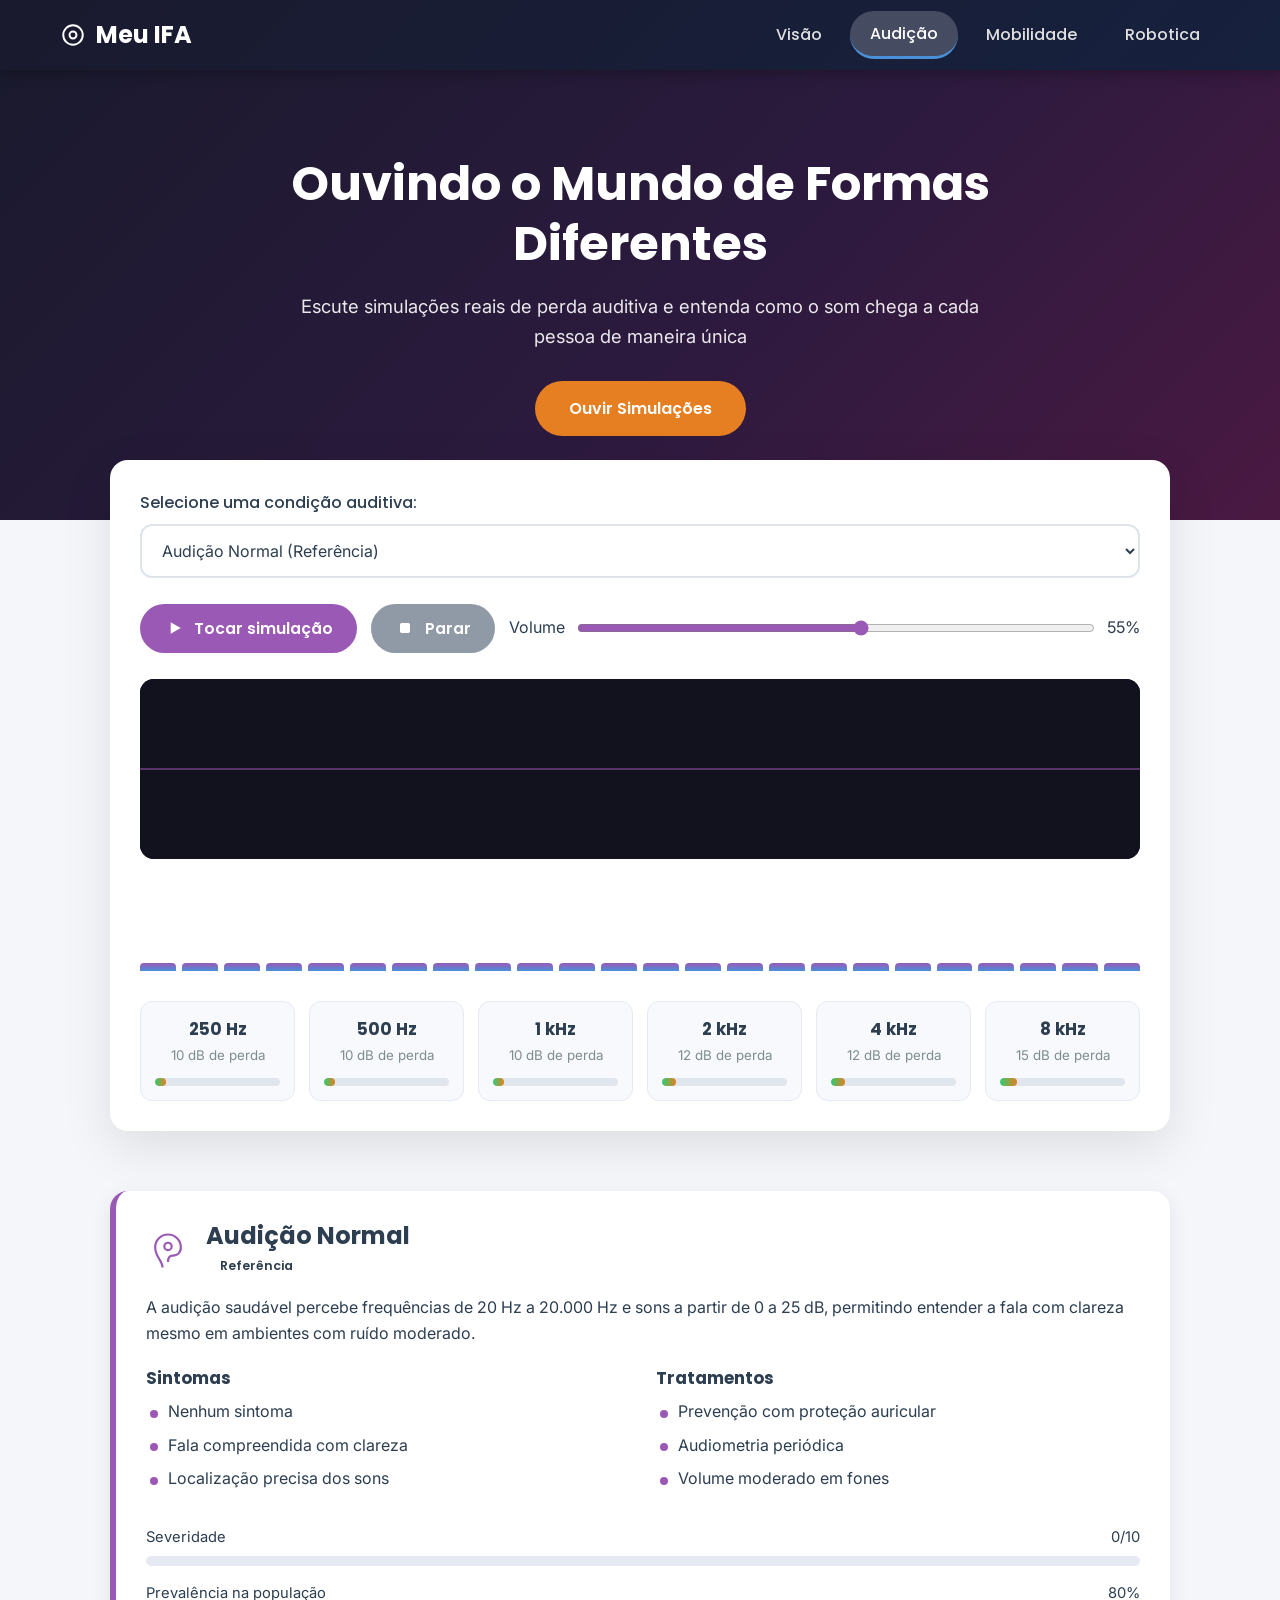
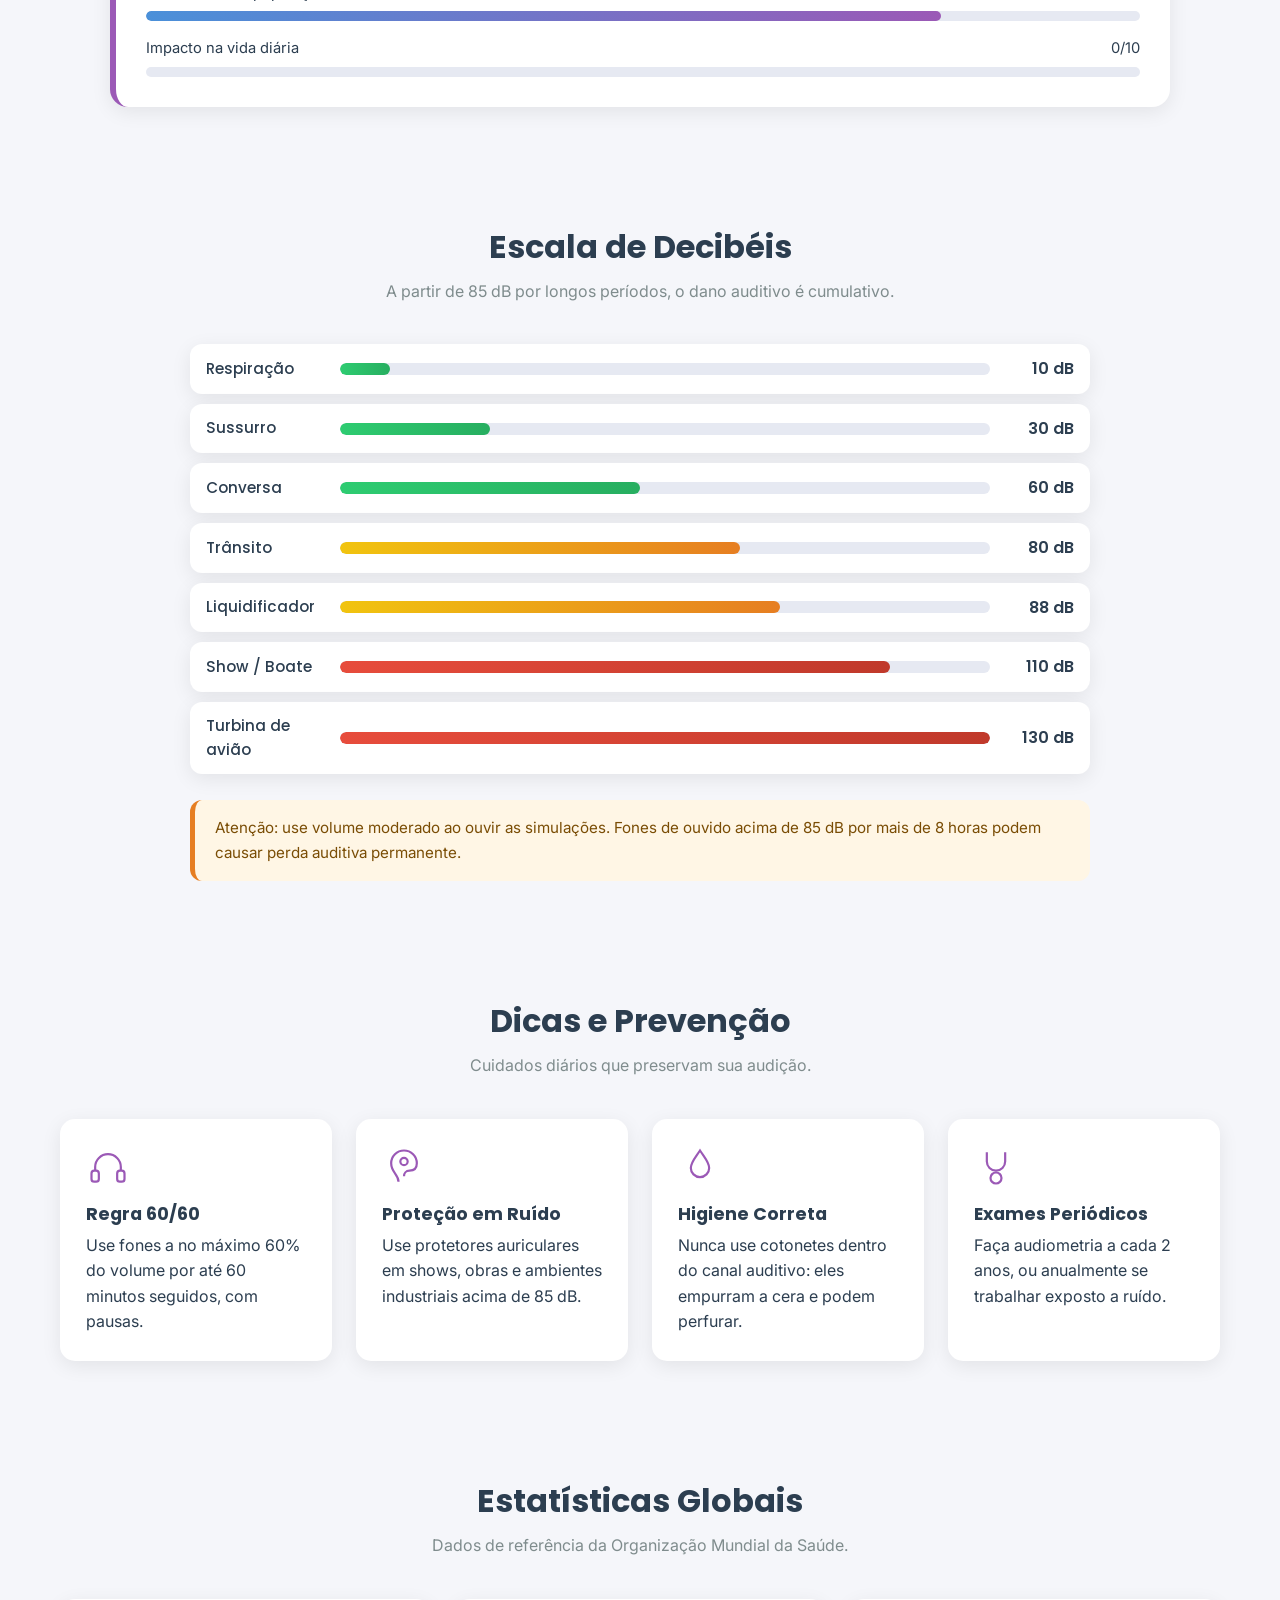
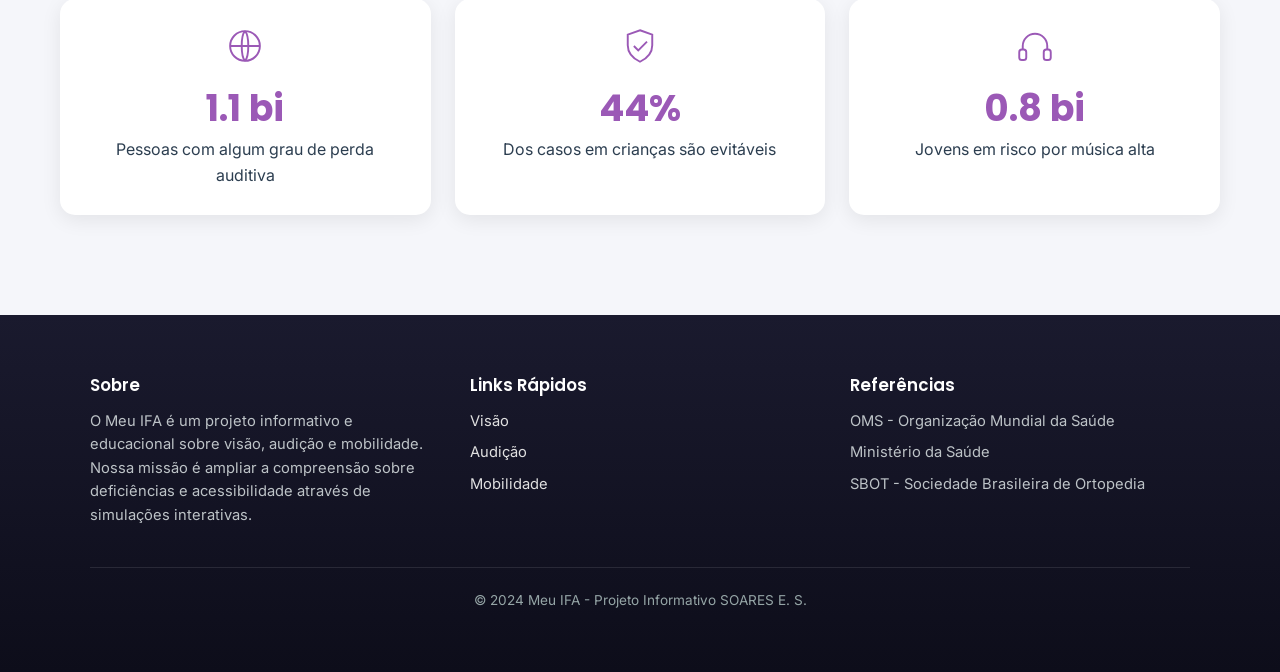
<file: audicao.html>
<!DOCTYPE html>
<html lang="pt-BR">
  <head>
    <meta charset="UTF-8" />
    <meta name="viewport" content="width=device-width, initial-scale=1.0" />
    <title>Audição | Meu IFA</title>
    <link rel="icon" type="image/png" href="img.png">
    <meta
      name="description"
      content="Simule perda auditiva leve, moderada, severa, zumbido e presbiacusia com áudio em tempo real, veja audiogramas, escala de decibéis e prevenção."
    />
    <link rel="preconnect" href="https://fonts.googleapis.com" />
    <link rel="preconnect" href="https://fonts.gstatic.com" crossorigin />
    <link
      href="https://fonts.googleapis.com/css2?family=Poppins:wght@300;400;500;600;700&family=Inter:wght@400;500&display=swap"
      rel="stylesheet"
    />
    <link rel="stylesheet" href="css/estilo.css" />
    <link rel="stylesheet" href="css/audicao.css" />
  </head>
  <body>
    <!-- ================= HEADER FIXO ================= -->
    <header class="site-header">
      <div class="header-inner">
        <a class="logo" href="index.html">
          <svg viewBox="0 0 24 24" fill="none" stroke="currentColor" stroke-width="1.8" aria-hidden="true">
            <circle cx="12" cy="12" r="9" />
            <circle cx="12" cy="12" r="3.2" />
          </svg>
          Meu IFA
        </a>
        <button class="btn-menu" type="button" aria-label="Abrir menu de navegação" aria-expanded="false">
          <span></span><span></span><span></span>
        </button>
        <nav class="nav-principal" aria-label="Navegação principal">
          <ul class="nav-list">
            <li><a href="visao.html">Visão</a></li>
            <li><a href="audicao.html">Audição</a></li>
            <li><a href="mobilidade.html">Mobilidade</a></li><li><a href="robotica.html">Robotica</a></li>          </ul>
        </nav>
      </div>
    </header>

    <main>
      <!-- ================= HERO ================= -->
      <section class="hero hero-audicao">
        <h1>Ouvindo o Mundo de Formas Diferentes</h1>
        <p>
          Escute simulações reais de perda auditiva e entenda como o som chega a cada pessoa de
          maneira única
        </p>
        <button class="btn-cta" type="button" data-scroll="#simulador">Ouvir Simulações</button>
      </section>

      <!-- ================= SIMULADOR DE ÁUDIO ================= -->
      <section class="simulador-audio" id="simulador" aria-labelledby="titulo-simulador">
        <h2 id="titulo-simulador" class="sr-only">Simulador de condições auditivas</h2>

        <div class="painel-audio">
          <div class="campo-dropdown">
            <label for="seletor-condicao">Selecione uma condição auditiva:</label>
            <select id="seletor-condicao">
              <option value="normal">Audição Normal (Referência)</option>
              <option value="leve">Perda Auditiva Leve (26-40 dB)</option>
              <option value="moderada">Perda Auditiva Moderada (41-60 dB)</option>
              <option value="severa">Perda Auditiva Severa (61-80 dB)</option>
              <option value="profunda">Perda Auditiva Profunda (81+ dB)</option>
              <option value="presbiacusia">Presbiacusia (perda por idade)</option>
              <option value="zumbido">Zumbido (Tinnitus)</option>
              <option value="conducao">Perda Condutiva (som abafado)</option>
            </select>
          </div>

          <div class="controles-audio">
            <button class="btn-audio" type="button" id="btn-tocar">
              <svg viewBox="0 0 24 24" fill="currentColor" aria-hidden="true">
                <path d="M8 5l12 7-12 7V5Z" />
              </svg>
              <span id="rotulo-tocar">Tocar simulação</span>
            </button>
            <button class="btn-audio secundario" type="button" id="btn-parar" disabled>
              <svg viewBox="0 0 24 24" fill="currentColor" aria-hidden="true">
                <rect x="6" y="6" width="12" height="12" rx="2" />
              </svg>
              <span>Parar</span>
            </button>
            <div class="campo-volume">
              <label for="volume">Volume</label>
              <input type="range" id="volume" min="0" max="100" value="55" />
              <span id="valor-volume">55%</span>
            </div>
          </div>

          <!-- Visualizador de onda em tempo real -->
          <div class="moldura-onda">
            <canvas id="onda" width="1000" height="180" aria-label="Visualização da onda sonora"></canvas>
          </div>

          <!-- Equalizador visual (barras CSS) -->
          <div class="equalizador" id="equalizador" aria-hidden="true"></div>

          <!-- Audiograma simplificado -->
          <div class="audiograma" id="audiograma"></div>
        </div>
      </section>

      <!-- ================= CARD INFORMATIVO ================= -->
      <section class="info-condicao" aria-live="polite">
        <div class="caixa">
          <div class="info-topo">
            <span class="info-icone" id="info-icone" aria-hidden="true"></span>
            <div>
              <h2 id="info-nome">Audição Normal</h2>
              <span class="badge" id="info-badge">Referência</span>
            </div>
          </div>

          <p id="info-descricao"></p>

          <div class="info-listas">
            <div>
              <h3>Sintomas</h3>
              <ul id="lista-sintomas"></ul>
            </div>
            <div>
              <h3>Tratamentos</h3>
              <ul id="lista-tratamentos"></ul>
            </div>
          </div>

          <div class="grid-barras">
            <div class="linha-barra">
              <div class="rotulo"><span>Severidade</span><span id="valor-severidade">0/10</span></div>
              <div class="trilha"><div class="preenchimento severidade" id="barra-severidade"></div></div>
            </div>
            <div class="linha-barra">
              <div class="rotulo"><span>Prevalência na população</span><span id="valor-prevalencia">0%</span></div>
              <div class="trilha"><div class="preenchimento prevalencia" id="barra-prevalencia"></div></div>
            </div>
            <div class="linha-barra">
              <div class="rotulo"><span>Impacto na vida diária</span><span id="valor-impacto">0/10</span></div>
              <div class="trilha"><div class="preenchimento impacto" id="barra-impacto"></div></div>
            </div>
          </div>
        </div>
      </section>

      <!-- ================= ESCALA DE DECIBÉIS ================= -->
      <section class="secao">
        <h2 class="secao-titulo">Escala de Decibéis</h2>
        <p class="secao-sub">A partir de 85 dB por longos períodos, o dano auditivo é cumulativo.</p>

        <div class="escala-db" id="escala-db"></div>

        <p class="aviso">
          Atenção: use volume moderado ao ouvir as simulações. Fones de ouvido acima de 85 dB por
          mais de 8 horas podem causar perda auditiva permanente.
        </p>
      </section>

      <!-- ================= DICAS E PREVENÇÃO ================= -->
      <section class="secao">
        <h2 class="secao-titulo">Dicas e Prevenção</h2>
        <p class="secao-sub">Cuidados diários que preservam sua audição.</p>

        <div class="grid-dicas">
          <article class="card dica reveal">
            <!-- Fone de ouvido -->
            <svg viewBox="0 0 48 48" fill="none" stroke="currentColor" stroke-width="2.4" aria-hidden="true">
              <path d="M10 28v-4a14 14 0 0 1 28 0v4" />
              <rect x="6" y="28" width="8" height="12" rx="3" />
              <rect x="34" y="28" width="8" height="12" rx="3" />
            </svg>
            <h3>Regra 60/60</h3>
            <p>Use fones a no máximo 60% do volume por até 60 minutos seguidos, com pausas.</p>
          </article>

          <article class="card dica reveal">
            <!-- Protetor auricular -->
            <svg viewBox="0 0 48 48" fill="none" stroke="currentColor" stroke-width="2.4" aria-hidden="true">
              <path d="M18 40c0-8-8-10-8-20a14 14 0 0 1 28 0c0 6-4 8-8 8s-6 3-6 6" />
              <circle cx="24" cy="18" r="4" />
            </svg>
            <h3>Proteção em Ruído</h3>
            <p>Use protetores auriculares em shows, obras e ambientes industriais acima de 85 dB.</p>
          </article>

          <article class="card dica reveal">
            <!-- Gota / higiene -->
            <svg viewBox="0 0 48 48" fill="none" stroke="currentColor" stroke-width="2.4" aria-hidden="true">
              <path d="M24 6c6 9 10 13 10 19a10 10 0 0 1-20 0c0-6 4-10 10-19Z" />
            </svg>
            <h3>Higiene Correta</h3>
            <p>Nunca use cotonetes dentro do canal auditivo: eles empurram a cera e podem perfurar.</p>
          </article>

          <article class="card dica reveal">
            <!-- Estetoscópio / exame -->
            <svg viewBox="0 0 48 48" fill="none" stroke="currentColor" stroke-width="2.4" aria-hidden="true">
              <path d="M14 8v10a10 10 0 0 0 20 0V8" />
              <circle cx="24" cy="36" r="6" />
            </svg>
            <h3>Exames Periódicos</h3>
            <p>Faça audiometria a cada 2 anos, ou anualmente se trabalhar exposto a ruído.</p>
          </article>
        </div>
      </section>

      <!-- ================= ESTATÍSTICAS GLOBAIS ================= -->
      <section class="secao">
        <h2 class="secao-titulo">Estatísticas Globais</h2>
        <p class="secao-sub">Dados de referência da Organização Mundial da Saúde.</p>

        <div class="grid-stats">
          <article class="card stat reveal">
            <svg viewBox="0 0 48 48" fill="none" stroke="currentColor" stroke-width="2.2" aria-hidden="true">
              <circle cx="24" cy="24" r="17" />
              <path d="M7 24h34M24 7c5 5 5 29 0 34M24 7c-5 5-5 29 0 34" />
            </svg>
            <div class="numero" data-contador="1.5" data-decimais="1" data-sufixo=" bi">0</div>
            <p>Pessoas com algum grau de perda auditiva</p>
          </article>

          <article class="card stat reveal">
            <svg viewBox="0 0 48 48" fill="none" stroke="currentColor" stroke-width="2.2" aria-hidden="true">
              <path d="M24 6l14 5v12c0 9-6 15-14 19-8-4-14-10-14-19V11l14-5Z" />
              <path d="M17 24l5 5 10-10" />
            </svg>
            <div class="numero" data-contador="60" data-decimais="0" data-sufixo="%">0</div>
            <p>Dos casos em crianças são evitáveis</p>
          </article>

          <article class="card stat reveal">
            <svg viewBox="0 0 48 48" fill="none" stroke="currentColor" stroke-width="2.2" aria-hidden="true">
              <path d="M10 28v-4a14 14 0 0 1 28 0v4" />
              <rect x="6" y="28" width="8" height="12" rx="3" />
              <rect x="34" y="28" width="8" height="12" rx="3" />
            </svg>
            <div class="numero" data-contador="1.1" data-decimais="1" data-sufixo=" bi">0</div>
            <p>Jovens em risco por música alta</p>
          </article>
        </div>
      </section>
    </main>

    <!-- ================= FOOTER ================= -->
    <footer class="site-footer">
      <div class="footer-grid">
        <div>
          <h3>Sobre</h3>
          <p>
            O Meu IFA é um projeto informativo e educacional sobre visão, audição e
            mobilidade. Nossa missão é ampliar a compreensão sobre deficiências e acessibilidade
            através de simulações interativas.
          </p>
        </div>
        <div>
          <h3>Links Rápidos</h3>
          <ul>
            <li><a href="visao.html">Visão</a></li>
            <li><a href="audicao.html">Audição</a></li>
            <li><a href="mobilidade.html">Mobilidade</a></li>
          </ul>
        </div>
        <div>
          <h3>Referências</h3>
          <ul>
            <li>OMS - Organização Mundial da Saúde</li>
            <li>Ministério da Saúde</li>
            <li>SBOT - Sociedade Brasileira de Ortopedia</li>
          </ul>
        </div>
      </div>
      <div class="footer-base">&copy; 2024 Meu IFA - Projeto Informativo SOARES E. S.</div>
    </footer>

    <button class="btn-topo" type="button" aria-label="Voltar ao topo">
      <svg viewBox="0 0 24 24" fill="none" stroke="currentColor" stroke-width="2.4" aria-hidden="true">
        <path d="M12 19V5M5 12l7-7 7 7" />
      </svg>
    </button>

    <script src="js/main.js"></script>
    <script src="js/audicao.js"></script>
  </body>
</html>
</file>
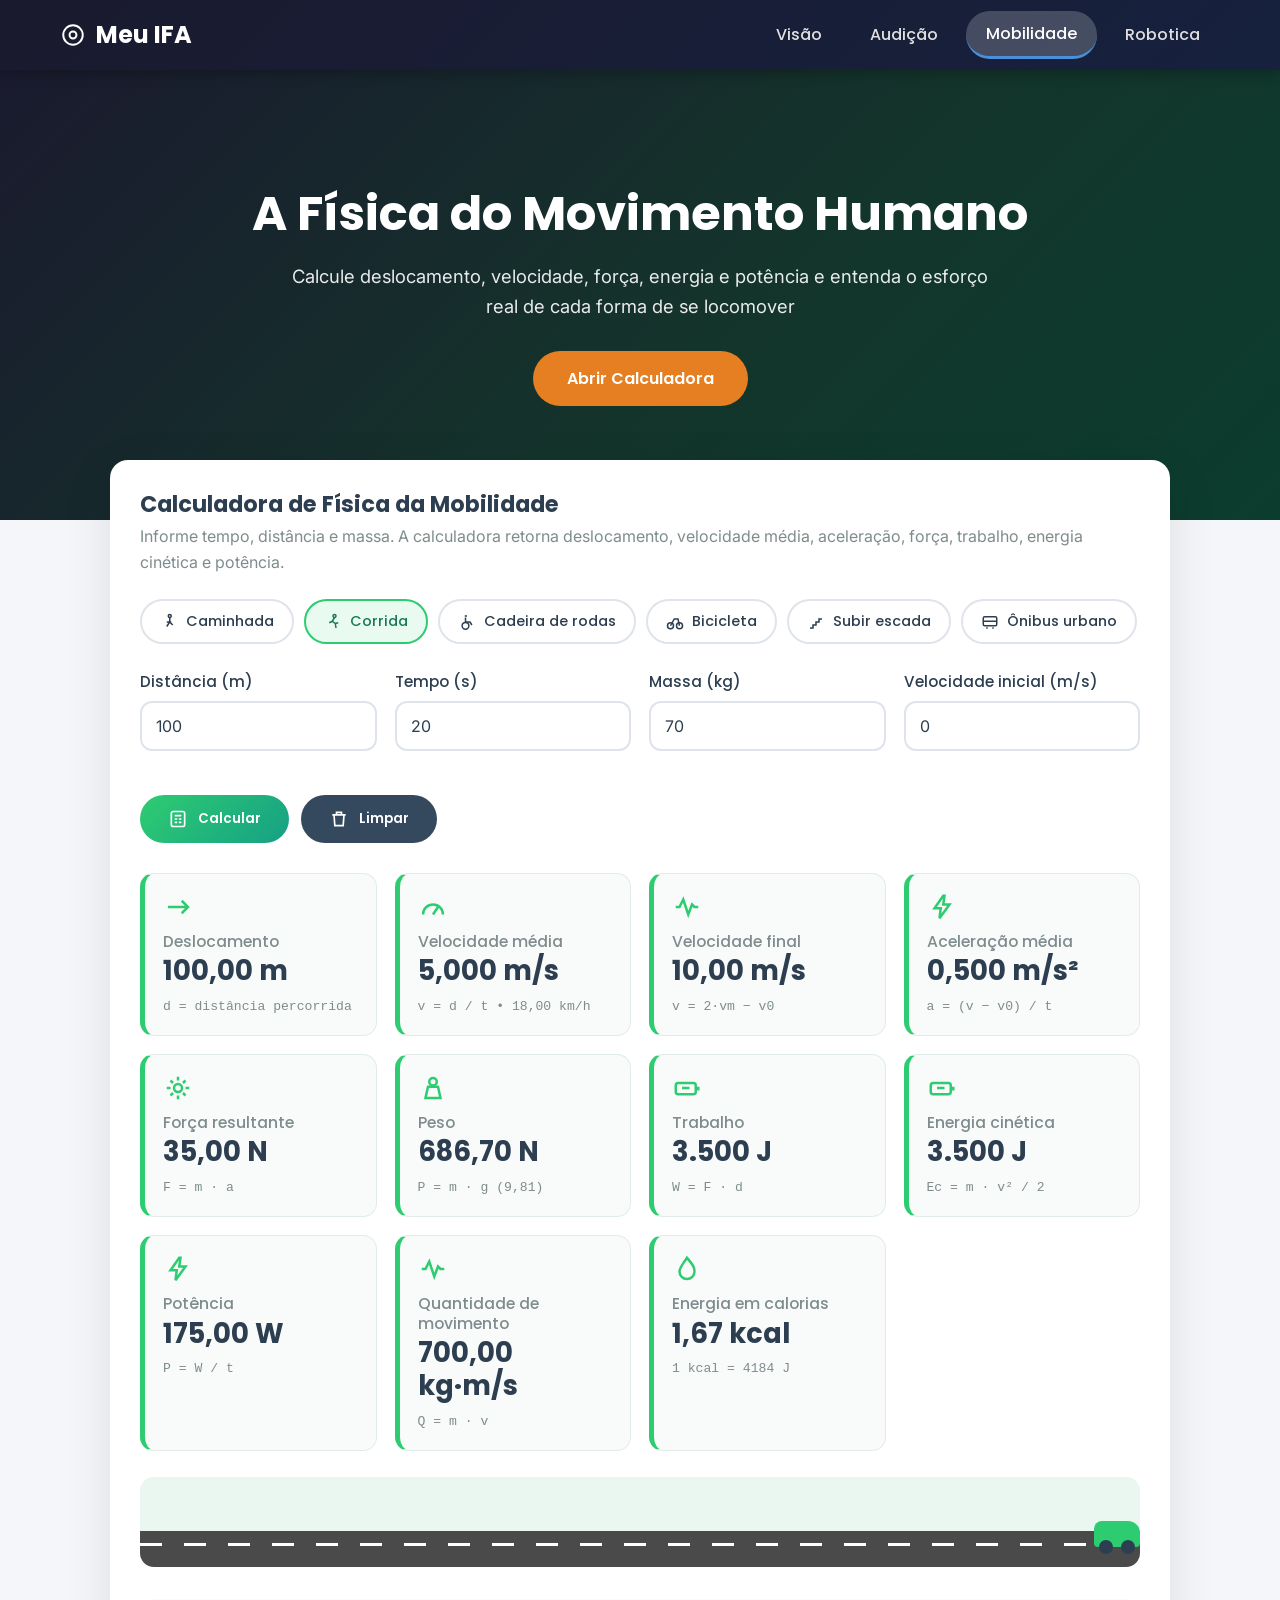
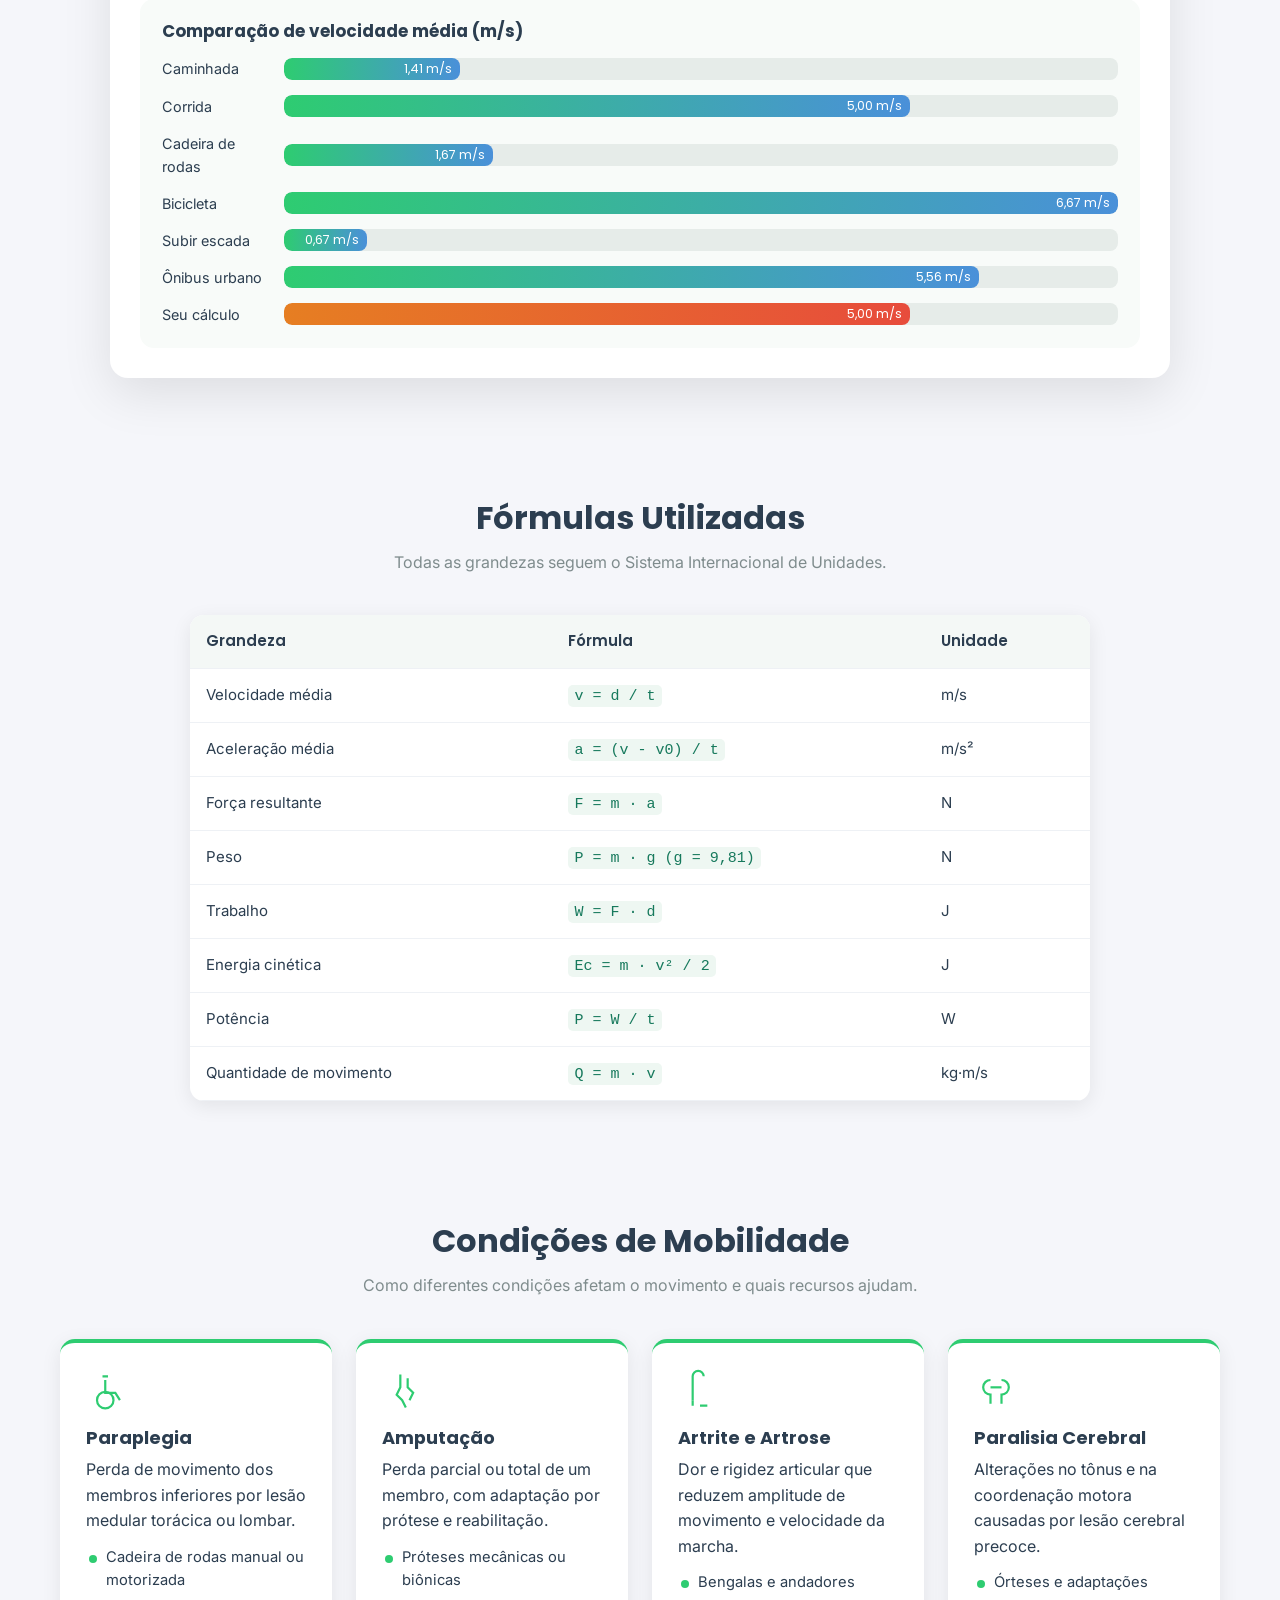
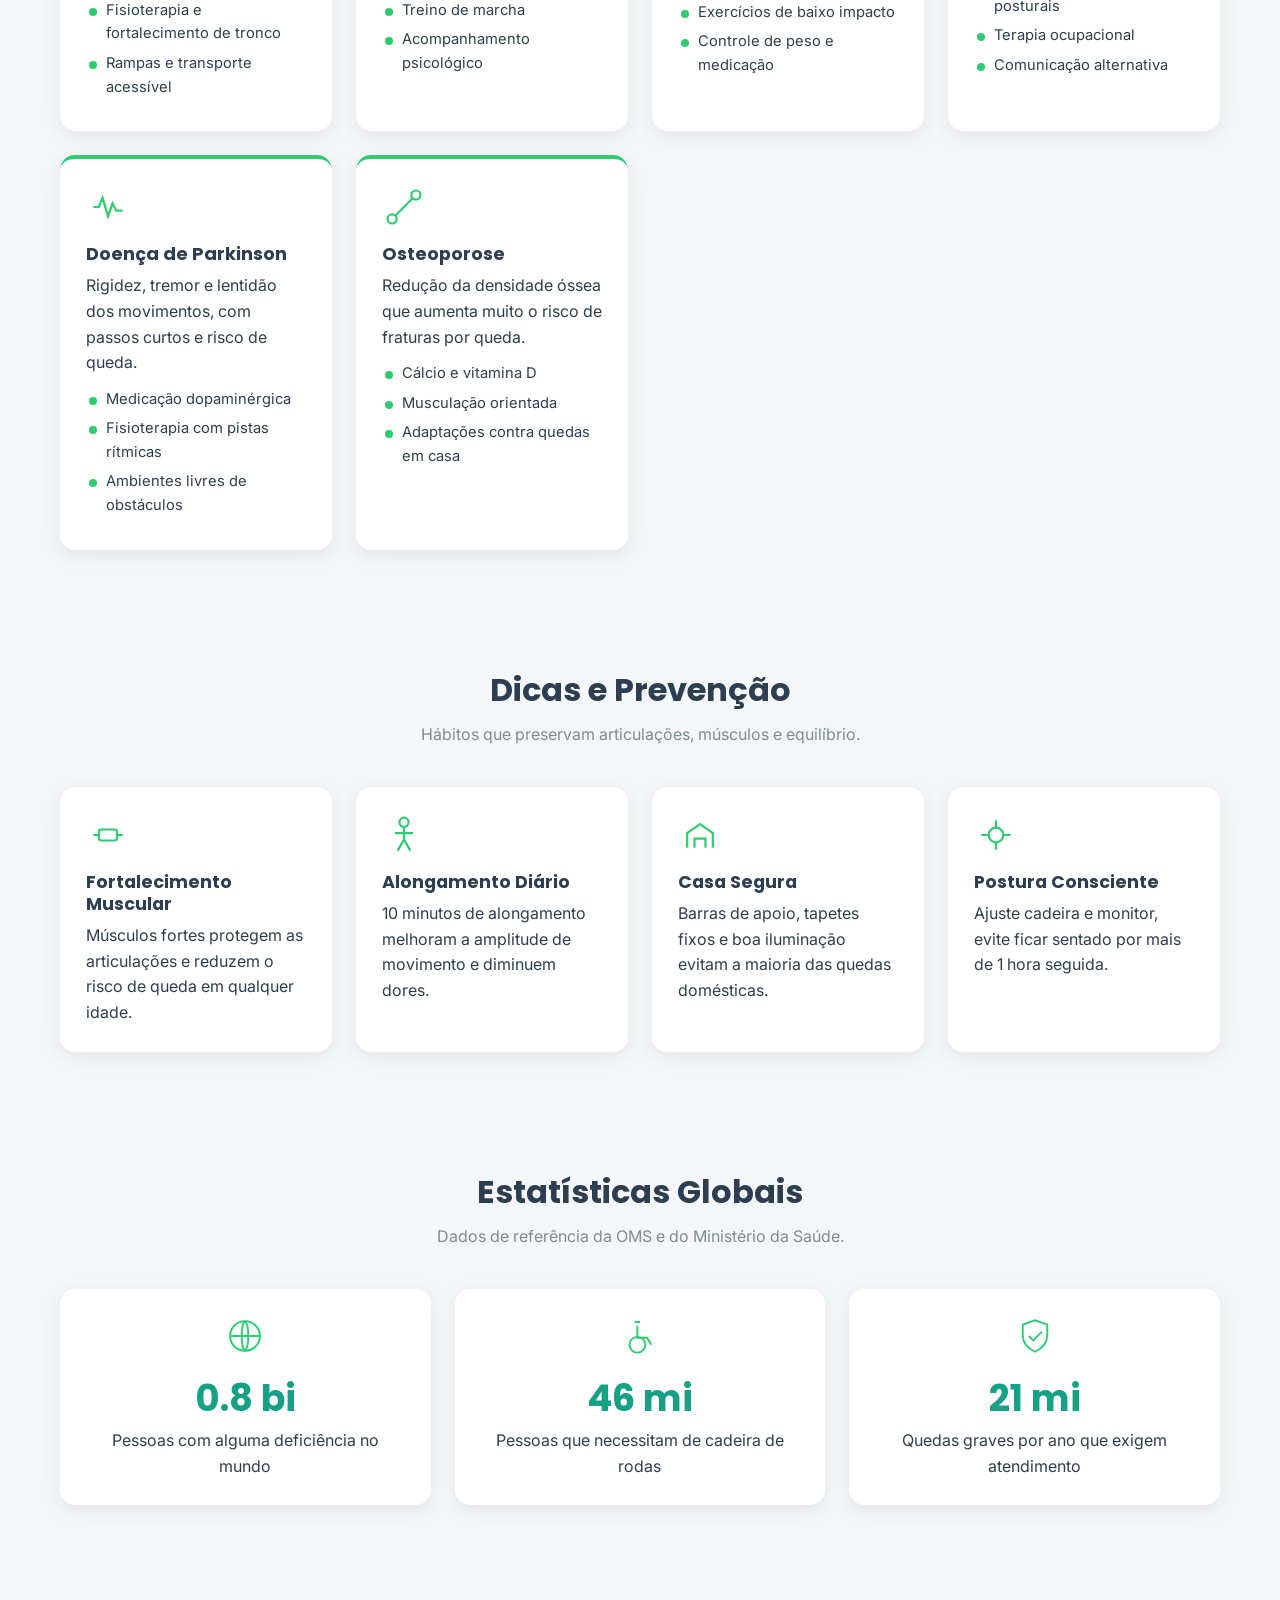
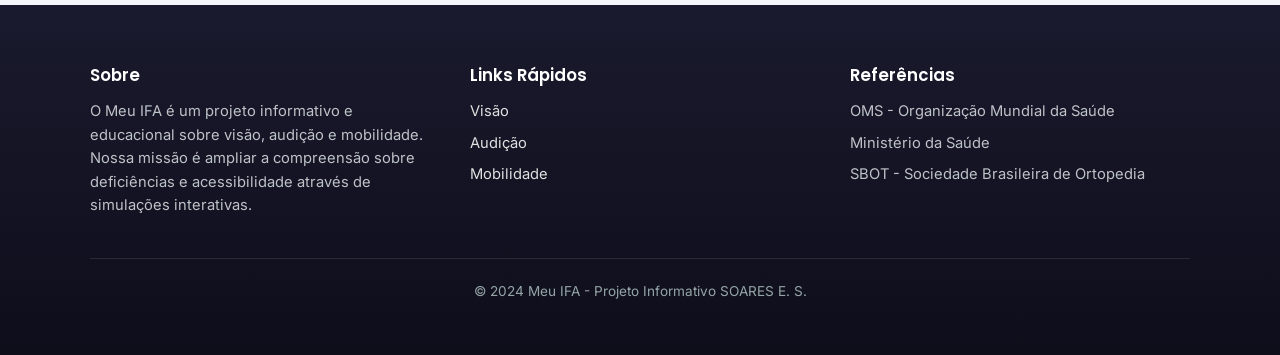
<file: mobilidade.html>
<!DOCTYPE html>
<html lang="pt-BR">
  <head>
    <meta charset="UTF-8" />
    <meta name="viewport" content="width=device-width, initial-scale=1.0" />
    <title>Mobilidade | Meu IFA</title>
    <link rel="icon" type="image/png" href="img.png">
    <meta
      name="description"
      content="Calculadora de física da mobilidade: deslocamento, velocidade, aceleração, força, energia e potência, com cenários pré-definidos e condições motoras."
    />
    <link rel="preconnect" href="https://fonts.googleapis.com" />
    <link rel="preconnect" href="https://fonts.gstatic.com" crossorigin />
    <link
      href="https://fonts.googleapis.com/css2?family=Poppins:wght@300;400;500;600;700&family=Inter:wght@400;500&display=swap"
      rel="stylesheet"
    />
    <link rel="stylesheet" href="css/estilo.css" />
    <link rel="stylesheet" href="css/mobilidade.css" />
  </head>
  <body>
    <!-- ================= HEADER FIXO ================= -->
    <header class="site-header">
      <div class="header-inner">
        <a class="logo" href="index.html">
          <svg viewBox="0 0 24 24" fill="none" stroke="currentColor" stroke-width="1.8" aria-hidden="true">
            <circle cx="12" cy="12" r="9" />
            <circle cx="12" cy="12" r="3.2" />
          </svg>
          Meu IFA
        </a>
        <button class="btn-menu" type="button" aria-label="Abrir menu de navegação" aria-expanded="false">
          <span></span><span></span><span></span>
        </button>
        <nav class="nav-principal" aria-label="Navegação principal">
          <ul class="nav-list">
            <li><a href="visao.html">Visão</a></li>
            <li><a href="audicao.html">Audição</a></li>
            <li><a href="mobilidade.html">Mobilidade</a></li>
            <li><a href="robotica.html">Robotica</a></li>
          </ul>
        </nav>
      </div>
    </header>

    <main>
      <!-- ================= HERO ================= -->
      <section class="hero hero-mobilidade">
        <h1>A Física do Movimento Humano</h1>
        <p>
          Calcule deslocamento, velocidade, força, energia e potência e entenda o esforço real de
          cada forma de se locomover
        </p>
        <button class="btn-cta" type="button" data-scroll="#calculadora">Abrir Calculadora</button>
      </section>

      <!-- ================= CALCULADORA DE FÍSICA ================= -->
      <section class="calculadora" id="calculadora">
        <div class="painel-calc">
          <h2>Calculadora de Física da Mobilidade</h2>
          <p class="sub">
            Informe tempo, distância e massa. A calculadora retorna deslocamento, velocidade média,
            aceleração, força, trabalho, energia cinética e potência.
          </p>

          <!-- Cenários pré-definidos -->
          <h3 class="sr-only">Cenários pré-definidos</h3>
          <div class="cenarios" id="cenarios"></div>

          <!-- Campos de entrada -->
          <form id="form-calc" novalidate>
            <div class="grid-campos">
              <div class="campo">
                <label for="distancia">Distância (m)</label>
                <input type="number" id="distancia" step="0.01" min="0" placeholder="Ex.: 100" />
                <span class="erro" id="erro-distancia"></span>
              </div>
              <div class="campo">
                <label for="tempo">Tempo (s)</label>
                <input type="number" id="tempo" step="0.01" min="0" placeholder="Ex.: 20" />
                <span class="erro" id="erro-tempo"></span>
              </div>
              <div class="campo">
                <label for="massa">Massa (kg)</label>
                <input type="number" id="massa" step="0.1" min="0" placeholder="Ex.: 70" />
                <span class="erro" id="erro-massa"></span>
              </div>
              <div class="campo">
                <label for="v-inicial">Velocidade inicial (m/s)</label>
                <input type="number" id="v-inicial" step="0.01" value="0" placeholder="Ex.: 0" />
                <span class="erro" id="erro-v-inicial"></span>
              </div>
            </div>

            <div class="acoes-calc">
              <button class="btn-calc" type="submit">
                <svg viewBox="0 0 24 24" fill="none" stroke="currentColor" stroke-width="2" aria-hidden="true">
                  <rect x="4" y="3" width="16" height="18" rx="2.5" />
                  <path d="M8 8h8M8 12h3M13 12h3M8 16h3M13 16h3" />
                </svg>
                Calcular
              </button>
              <button class="btn-calc limpar" type="button" id="btn-limpar">
                <svg viewBox="0 0 24 24" fill="none" stroke="currentColor" stroke-width="2" aria-hidden="true">
                  <path d="M4 7h16M9 7V4h6v3M6 7l1 13h10l1-13" />
                </svg>
                Limpar
              </button>
            </div>
          </form>

          <!-- Resultados -->
          <div class="resultados" id="resultados" aria-live="polite"></div>

          <!-- Animação do móvel -->
          <div class="pista" aria-hidden="true">
            <div class="faixa"></div>
            <div class="movel" id="movel"></div>
          </div>

          <!-- Gráfico comparativo -->
          <div class="grafico">
            <h3>Comparação de velocidade média (m/s)</h3>
            <div class="grafico-barras" id="grafico-barras"></div>
          </div>
        </div>
      </section>

      <!-- ================= FÓRMULAS UTILIZADAS ================= -->
      <section class="secao">
        <h2 class="secao-titulo">Fórmulas Utilizadas</h2>
        <p class="secao-sub">Todas as grandezas seguem o Sistema Internacional de Unidades.</p>

        <div class="tabela-formulas">
          <table>
            <caption class="sr-only">Fórmulas de cinemática e dinâmica usadas na calculadora</caption>
            <thead>
              <tr>
                <th scope="col">Grandeza</th>
                <th scope="col">Fórmula</th>
                <th scope="col">Unidade</th>
              </tr>
            </thead>
            <tbody>
              <tr><td>Velocidade média</td><td><code>v = d / t</code></td><td>m/s</td></tr>
              <tr><td>Aceleração média</td><td><code>a = (v - v0) / t</code></td><td>m/s²</td></tr>
              <tr><td>Força resultante</td><td><code>F = m · a</code></td><td>N</td></tr>
              <tr><td>Peso</td><td><code>P = m · g (g = 9,81)</code></td><td>N</td></tr>
              <tr><td>Trabalho</td><td><code>W = F · d</code></td><td>J</td></tr>
              <tr><td>Energia cinética</td><td><code>Ec = m · v² / 2</code></td><td>J</td></tr>
              <tr><td>Potência</td><td><code>P = W / t</code></td><td>W</td></tr>
              <tr><td>Quantidade de movimento</td><td><code>Q = m · v</code></td><td>kg·m/s</td></tr>
            </tbody>
          </table>
        </div>
      </section>

      <!-- ================= CONDIÇÕES DE MOBILIDADE ================= -->
      <section class="secao">
        <h2 class="secao-titulo">Condições de Mobilidade</h2>
        <p class="secao-sub">Como diferentes condições afetam o movimento e quais recursos ajudam.</p>

        <div class="grid-condicoes">
          <article class="card condicao reveal">
            <!-- Cadeira de rodas -->
            <svg viewBox="0 0 48 48" fill="none" stroke="currentColor" stroke-width="2.4" aria-hidden="true">
              <circle cx="21" cy="34" r="9" />
              <path d="M21 12v14h11l5 8M18 8h6" />
            </svg>
            <h3>Paraplegia</h3>
            <p>Perda de movimento dos membros inferiores por lesão medular torácica ou lombar.</p>
            <ul>
              <li>Cadeira de rodas manual ou motorizada</li>
              <li>Fisioterapia e fortalecimento de tronco</li>
              <li>Rampas e transporte acessível</li>
            </ul>
          </article>

          <article class="card condicao reveal">
            <!-- Prótese -->
            <svg viewBox="0 0 48 48" fill="none" stroke="currentColor" stroke-width="2.4" aria-hidden="true">
              <path d="M20 6v14l-4 8 6 6 4 8" />
              <path d="M28 10v10l6 6-4 8" />
            </svg>
            <h3>Amputação</h3>
            <p>Perda parcial ou total de um membro, com adaptação por prótese e reabilitação.</p>
            <ul>
              <li>Próteses mecânicas ou biônicas</li>
              <li>Treino de marcha</li>
              <li>Acompanhamento psicológico</li>
            </ul>
          </article>

          <article class="card condicao reveal">
            <!-- Bengala / apoio -->
            <svg viewBox="0 0 48 48" fill="none" stroke="currentColor" stroke-width="2.4" aria-hidden="true">
              <path d="M28 8a6 6 0 0 0-12 0v26" />
              <path d="M16 34v6M32 40h-8" />
            </svg>
            <h3>Artrite e Artrose</h3>
            <p>Dor e rigidez articular que reduzem amplitude de movimento e velocidade da marcha.</p>
            <ul>
              <li>Bengalas e andadores</li>
              <li>Exercícios de baixo impacto</li>
              <li>Controle de peso e medicação</li>
            </ul>
          </article>

          <article class="card condicao reveal">
            <!-- Cérebro / neurológico -->
            <svg viewBox="0 0 48 48" fill="none" stroke="currentColor" stroke-width="2.4" aria-hidden="true">
              <path d="M18 12a8 8 0 0 0 0 16v10M30 12a8 8 0 0 1 0 16v10" />
              <path d="M18 20h12" />
            </svg>
            <h3>Paralisia Cerebral</h3>
            <p>Alterações no tônus e na coordenação motora causadas por lesão cerebral precoce.</p>
            <ul>
              <li>Órteses e adaptações posturais</li>
              <li>Terapia ocupacional</li>
              <li>Comunicação alternativa</li>
            </ul>
          </article>

          <article class="card condicao reveal">
            <!-- Tremor / Parkinson -->
            <svg viewBox="0 0 48 48" fill="none" stroke="currentColor" stroke-width="2.4" aria-hidden="true">
              <path d="M8 24h6l4-10 6 20 5-14 4 8h7" />
            </svg>
            <h3>Doença de Parkinson</h3>
            <p>Rigidez, tremor e lentidão dos movimentos, com passos curtos e risco de queda.</p>
            <ul>
              <li>Medicação dopaminérgica</li>
              <li>Fisioterapia com pistas rítmicas</li>
              <li>Ambientes livres de obstáculos</li>
            </ul>
          </article>

          <article class="card condicao reveal">
            <!-- Osso / fratura -->
            <svg viewBox="0 0 48 48" fill="none" stroke="currentColor" stroke-width="2.4" aria-hidden="true">
              <path d="M14 34l20-20" />
              <circle cx="11" cy="37" r="5" />
              <circle cx="37" cy="11" r="5" />
            </svg>
            <h3>Osteoporose</h3>
            <p>Redução da densidade óssea que aumenta muito o risco de fraturas por queda.</p>
            <ul>
              <li>Cálcio e vitamina D</li>
              <li>Musculação orientada</li>
              <li>Adaptações contra quedas em casa</li>
            </ul>
          </article>
        </div>
      </section>

      <!-- ================= DICAS E PREVENÇÃO ================= -->
      <section class="secao">
        <h2 class="secao-titulo">Dicas e Prevenção</h2>
        <p class="secao-sub">Hábitos que preservam articulações, músculos e equilíbrio.</p>

        <div class="grid-dicas">
          <article class="card dica reveal">
            <svg viewBox="0 0 48 48" fill="none" stroke="currentColor" stroke-width="2.4" aria-hidden="true">
              <path d="M8 24h6M34 24h6" />
              <rect x="14" y="18" width="20" height="12" rx="3" />
            </svg>
            <h3>Fortalecimento Muscular</h3>
            <p>Músculos fortes protegem as articulações e reduzem o risco de queda em qualquer idade.</p>
          </article>

          <article class="card dica reveal">
            <svg viewBox="0 0 48 48" fill="none" stroke="currentColor" stroke-width="2.4" aria-hidden="true">
              <circle cx="24" cy="10" r="5" />
              <path d="M24 15v14l-7 12M24 29l7 12M14 22h20" />
            </svg>
            <h3>Alongamento Diário</h3>
            <p>10 minutos de alongamento melhoram a amplitude de movimento e diminuem dores.</p>
          </article>

          <article class="card dica reveal">
            <svg viewBox="0 0 48 48" fill="none" stroke="currentColor" stroke-width="2.4" aria-hidden="true">
              <path d="M10 38V22l14-10 14 10v16" />
              <path d="M18 38V28h12v10" />
            </svg>
            <h3>Casa Segura</h3>
            <p>Barras de apoio, tapetes fixos e boa iluminação evitam a maioria das quedas domésticas.</p>
          </article>

          <article class="card dica reveal">
            <svg viewBox="0 0 48 48" fill="none" stroke="currentColor" stroke-width="2.4" aria-hidden="true">
              <path d="M24 8v8M24 32v8M8 24h8M32 24h8" />
              <circle cx="24" cy="24" r="8" />
            </svg>
            <h3>Postura Consciente</h3>
            <p>Ajuste cadeira e monitor, evite ficar sentado por mais de 1 hora seguida.</p>
          </article>
        </div>
      </section>

      <!-- ================= ESTATÍSTICAS GLOBAIS ================= -->
      <section class="secao">
        <h2 class="secao-titulo">Estatísticas Globais</h2>
        <p class="secao-sub">Dados de referência da OMS e do Ministério da Saúde.</p>

        <div class="grid-stats">
          <article class="card stat reveal">
            <svg viewBox="0 0 48 48" fill="none" stroke="currentColor" stroke-width="2.2" aria-hidden="true">
              <circle cx="24" cy="24" r="17" />
              <path d="M7 24h34M24 7c5 5 5 29 0 34M24 7c-5 5-5 29 0 34" />
            </svg>
            <div class="numero" data-contador="1.3" data-decimais="1" data-sufixo=" bi">0</div>
            <p>Pessoas com alguma deficiência no mundo</p>
          </article>

          <article class="card stat reveal">
            <svg viewBox="0 0 48 48" fill="none" stroke="currentColor" stroke-width="2.2" aria-hidden="true">
              <circle cx="21" cy="34" r="9" />
              <path d="M21 12v14h11l5 8M18 8h6" />
            </svg>
            <div class="numero" data-contador="80" data-decimais="0" data-sufixo=" mi">0</div>
            <p>Pessoas que necessitam de cadeira de rodas</p>
          </article>

          <article class="card stat reveal">
            <svg viewBox="0 0 48 48" fill="none" stroke="currentColor" stroke-width="2.2" aria-hidden="true">
              <path d="M24 6l14 5v12c0 9-6 15-14 19-8-4-14-10-14-19V11l14-5Z" />
              <path d="M17 24l5 5 10-10" />
            </svg>
            <div class="numero" data-contador="37" data-decimais="0" data-sufixo=" mi">0</div>
            <p>Quedas graves por ano que exigem atendimento</p>
          </article>
        </div>
      </section>
    </main>

    <!-- ================= FOOTER ================= -->
    <footer class="site-footer">
      <div class="footer-grid">
        <div>
          <h3>Sobre</h3>
          <p>
            O Meu IFA é um projeto informativo e educacional sobre visão, audição e
            mobilidade. Nossa missão é ampliar a compreensão sobre deficiências e acessibilidade
            através de simulações interativas.
          </p>
        </div>
        <div>
          <h3>Links Rápidos</h3>
          <ul>
            <li><a href="visao.html">Visão</a></li>
            <li><a href="audicao.html">Audição</a></li>
            <li><a href="mobilidade.html">Mobilidade</a></li>
          </ul>
        </div>
        <div>
          <h3>Referências</h3>
          <ul>
            <li>OMS - Organização Mundial da Saúde</li>
            <li>Ministério da Saúde</li>
            <li>SBOT - Sociedade Brasileira de Ortopedia</li>
          </ul>
        </div>
      </div>
      <div class="footer-base">&copy; 2024 Meu IFA - Projeto Informativo SOARES E. S.</div>
    </footer>

    <button class="btn-topo" type="button" aria-label="Voltar ao topo">
      <svg viewBox="0 0 24 24" fill="none" stroke="currentColor" stroke-width="2.4" aria-hidden="true">
        <path d="M12 19V5M5 12l7-7 7 7" />
      </svg>
    </button>

    <script src="js/main.js"></script>
    <script src="js/mobilidade.js"></script>
  </body>
</html>
</file>
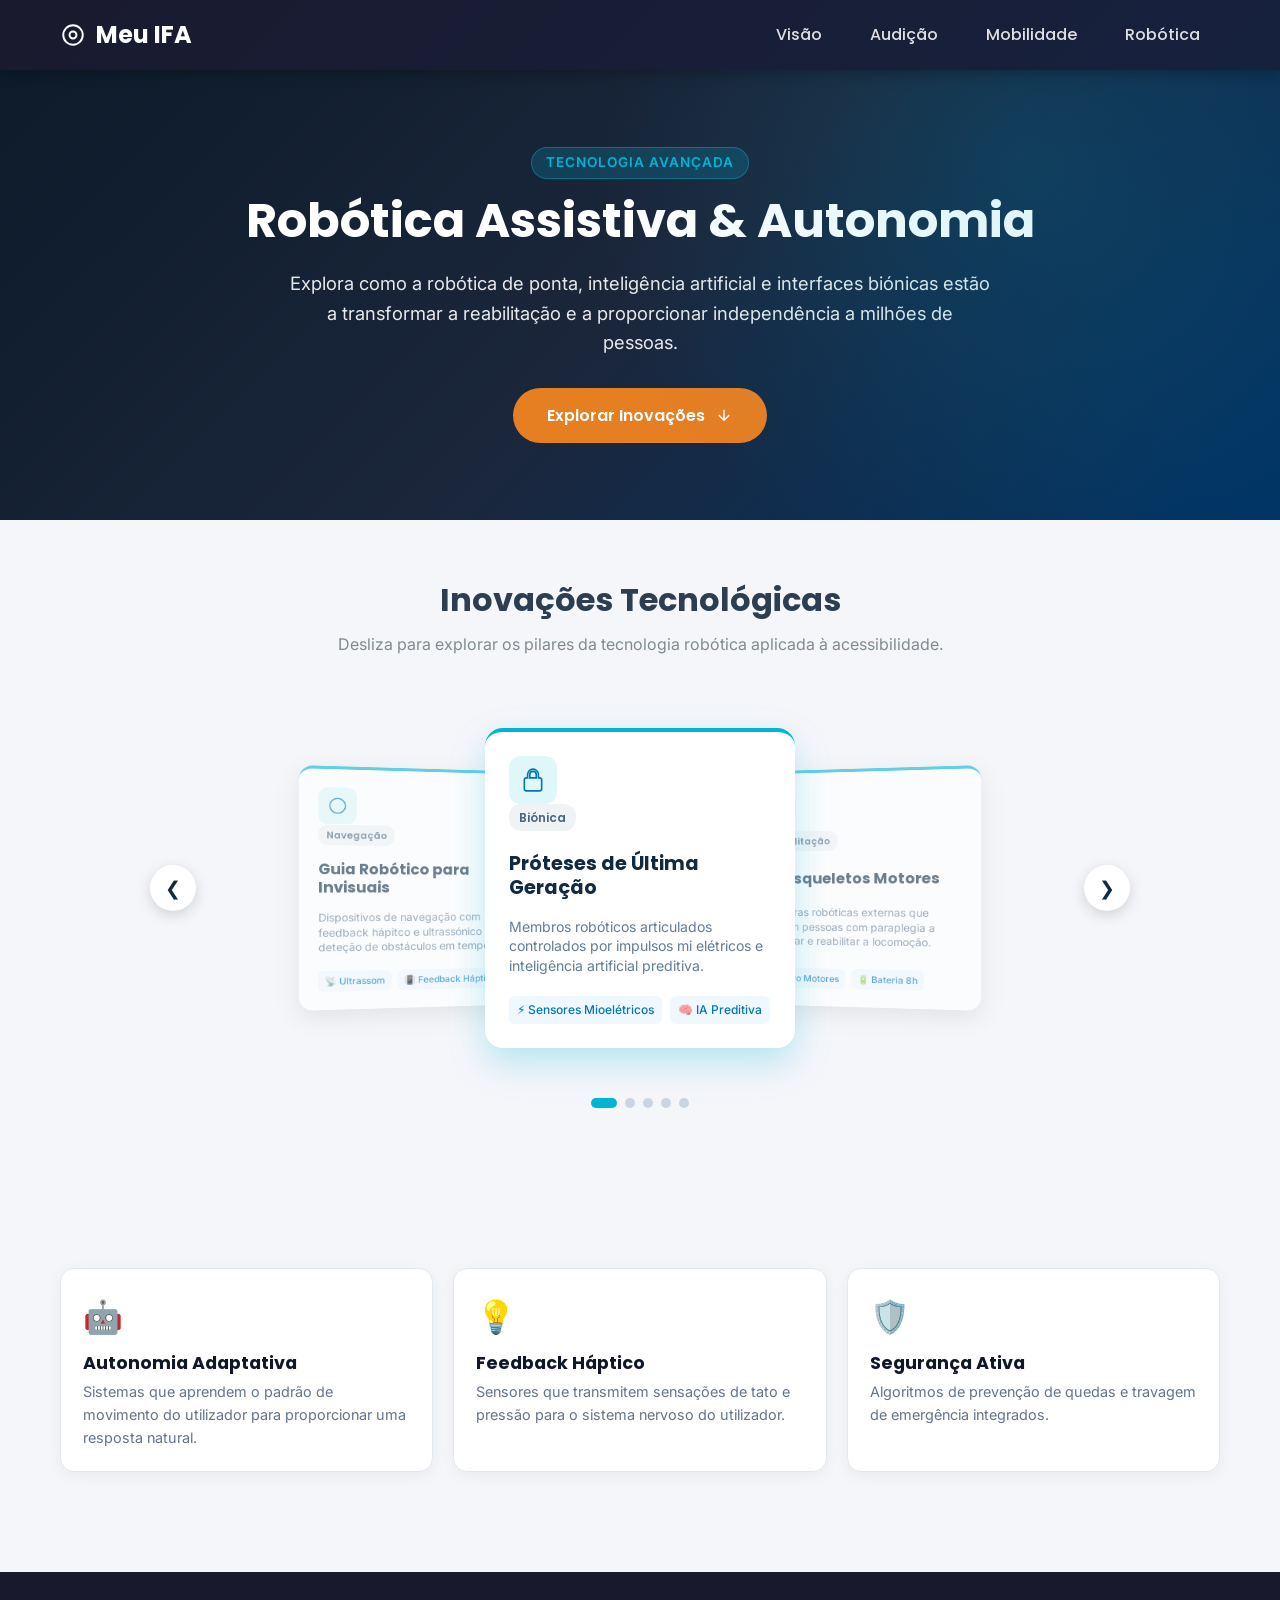
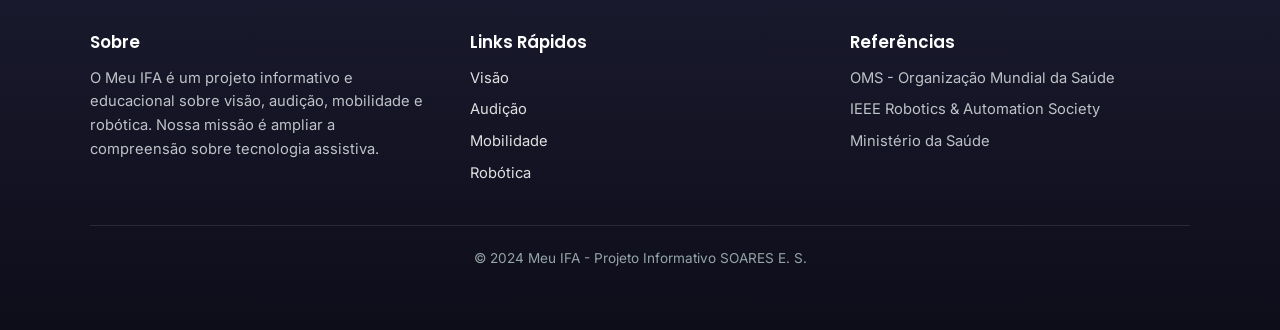
<file: robotica.html>
<!DOCTYPE html>
<html lang="pt-BR">
  <head>
    <meta charset="UTF-8" />
    <meta name="viewport" content="width=device-width, initial-scale=1.0" />
    <title>Robótica Assistiva | Meu IFA</title>
    <link rel="icon" type="image/png" href="img.png">
    <meta
      name="description"
      content="Inovações em robótica assistiva, próteses biónicas, exoesqueletos e robôs de assistência para reabilitação e acessibilidade."
    />
    <link rel="preconnect" href="https://fonts.googleapis.com" />
    <link rel="preconnect" href="https://fonts.gstatic.com" crossorigin />
    <link
      href="https://fonts.googleapis.com/css2?family=Poppins:wght@300;400;500;600;700&family=Inter:wght@400;500&display=swap"
      rel="stylesheet"
    />
    <link rel="stylesheet" href="css/estilo.css" />
    <link rel="stylesheet" href="css/robotica.css" />
  </head>
  <body>
    <header class="site-header">
      <div class="header-inner">
        <a class="logo" href="index.html">
          <svg viewBox="0 0 24 24" fill="none" stroke="currentColor" stroke-width="1.8" aria-hidden="true">
            <circle cx="12" cy="12" r="9" />
            <circle cx="12" cy="12" r="3.2" />
          </svg>
          Meu IFA
        </a>
        <button class="btn-menu" type="button" aria-label="Abrir menu de navegação" aria-expanded="false">
          <span></span><span></span><span></span>
        </button>
        <nav class="nav-principal" aria-label="Navegação principal">
          <ul class="nav-list">
            <li><a href="visao.html">Visão</a></li>
            <li><a href="audicao.html">Audição</a></li>
            <li><a href="mobilidade.html">Mobilidade</a></li>
            <li><a href="robotica.html" class="active">Robótica</a></li>
          </ul>
        </nav>
      </div>
    </header>

    <main>
      <section class="hero hero-robotica">
        <div class="hero-tag">Tecnologia Avançada</div>
        <h1>Robótica Assistiva & Autonomia</h1>
        <p>
          Explora como a robótica de ponta, inteligência artificial e interfaces biónicas estão a transformar a reabilitação e a proporcionar independência a milhões de pessoas.
        </p>
        <button class="btn-cta" type="button" data-scroll="#carrossel-secao">
          Explorar Inovações
          <svg viewBox="0 0 24 24" width="18" height="18" fill="none" stroke="currentColor" stroke-width="2" aria-hidden="true">
            <path d="M12 5v14M5 12l7 7 7-7" />
          </svg>
        </button>
      </section>

      <section class="secao" id="carrossel-secao">
        <h2 class="secao-titulo">Inovações Tecnológicas</h2>
        <p class="secao-sub">Desliza para explorar os pilares da tecnologia robótica aplicada à acessibilidade.</p>

        <div class="carousel-wrapper">
          <button class="carousel-btn btn-prev" id="btn-prev" aria-label="Anterior">&#10094;</button>

          <div class="carousel-container" id="carousel">
            <div class="carousel-card active">
              <div class="card-icon-bg">
                <svg viewBox="0 0 24 24" fill="none" stroke="currentColor" stroke-width="1.5">
                  <path d="M12 2a5 5 0 0 0-5 5v3H6a2 2 0 0 0-2 2v8a2 2 0 0 0 2 2h12a2 2 0 0 0 2-2v-8a2 2 0 0 0-2-2h-1V7a5 5 0 0 0-5-5zM9 7a3 3 0 0 1 6 0v3H9V7z"/>
                </svg>
              </div>
              <div class="badge">Biónica</div>
              <h3>Próteses de Última Geração</h3>
              <p>Membros robóticos articulados controlados por impulsos mi elétricos e inteligência artificial preditiva.</p>
              <div class="card-tech-info">
                <span>⚡ Sensores Mioelétricos</span>
                <span>🧠 IA Preditiva</span>
              </div>
            </div>

            <div class="carousel-card">
              <div class="card-icon-bg">
                <svg viewBox="0 0 24 24" fill="none" stroke="currentColor" stroke-width="1.5">
                  <path d="M13 2L3 14h9l-1 8 10-12h-9l1-8z"/>
                </svg>
              </div>
              <div class="badge">Reabilitação</div>
              <h3>Exoesqueletos Motores</h3>
              <p>Estruturas robóticas externas que auxiliam pessoas com paraplegia a caminhar e reabilitar a locomoção.</p>
              <div class="card-tech-info">
                <span>⚙️ Servo Motores</span>
                <span>🔋 Bateria 8h</span>
              </div>
            </div>

            <div class="carousel-card">
              <div class="card-icon-bg">
                <svg viewBox="0 0 24 24" fill="none" stroke="currentColor" stroke-width="1.5">
                  <circle cx="12" cy="12" r="10"/><path d="M12 16v-4M12 8h.01"/>
                </svg>
              </div>
              <div class="badge">Assistência</div>
              <h3>Robôs de Cuidado Domiciliar</h3>
              <p>Assistentes autónomos para apoio diário a idosos e pessoas com mobilidade reduzida.</p>
              <div class="card-tech-info">
                <span>🌐 Visão Computacional</span>
                <span>💬 Navegação LiDAR</span>
              </div>
            </div>

            <div class="carousel-card">
              <div class="card-icon-bg">
                <svg viewBox="0 0 24 24" fill="none" stroke="currentColor" stroke-width="1.5">
                  <path d="M12 2C6.48 2 2 6.48 2 12s4.48 10 10 10 10-4.48 10-10S17.52 2 12 2zm1 15h-2v-6h2v6zm0-8h-2V7h2v2z"/>
                </svg>
              </div>
              <div class="badge">Neural</div>
              <h3>Interface Cérebro-Máquina</h3>
              <p>Comando de dispositivos robóticos diretamente através de impulsos neuronais e leitura EEG.</p>
              <div class="card-tech-info">
                <span>🧠 Leitura EEG</span>
                <span>🎯 Precisão Neural</span>
              </div>
            </div>

            <div class="carousel-card">
              <div class="card-icon-bg">
                <svg viewBox="0 0 24 24" fill="none" stroke="currentColor" stroke-width="1.5">
                  <path d="M12 21a9 9 0 1 0 0-18 9 9 0 0 0 0 18z"/>
                </svg>
              </div>
              <div class="badge">Navegação</div>
              <h3>Guia Robótico para Invisuais</h3>
              <p>Dispositivos de navegação com feedback hápitco e ultrassónico para deteção de obstáculos em tempo real.</p>
              <div class="card-tech-info">
                <span>📡 Ultrassom</span>
                <span>📳 Feedback Háptico</span>
              </div>
            </div>
          </div>

          <button class="carousel-btn btn-next" id="btn-next" aria-label="Próximo">&#10095;</button>
        </div>

        <div class="carousel-dots" id="carousel-dots"></div>
      </section>

      <section class="secao grid-features">
        <div class="feature-card">
          <div class="f-icon">🤖</div>
          <h3>Autonomia Adaptativa</h3>
          <p>Sistemas que aprendem o padrão de movimento do utilizador para proporcionar uma resposta natural.</p>
        </div>
        <div class="feature-card">
          <div class="f-icon">💡</div>
          <h3>Feedback Háptico</h3>
          <p>Sensores que transmitem sensações de tato e pressão para o sistema nervoso do utilizador.</p>
        </div>
        <div class="feature-card">
          <div class="f-icon">🛡️</div>
          <h3>Segurança Ativa</h3>
          <p>Algoritmos de prevenção de quedas e travagem de emergência integrados.</p>
        </div>
      </section>
    </main>

    <footer class="site-footer">
      <div class="footer-grid">
        <div>
          <h3>Sobre</h3>
          <p>
            O Meu IFA é um projeto informativo e educacional sobre visão, audição,
            mobilidade e robótica. Nossa missão é ampliar a compreensão sobre tecnologia assistiva.
          </p>
        </div>
        <div>
          <h3>Links Rápidos</h3>
          <ul>
            <li><a href="visao.html">Visão</a></li>
            <li><a href="audicao.html">Audição</a></li>
            <li><a href="mobilidade.html">Mobilidade</a></li>
            <li><a href="robotica.html">Robótica</a></li>
          </ul>
        </div>
        <div>
          <h3>Referências</h3>
          <ul>
            <li>OMS - Organização Mundial da Saúde</li>
            <li>IEEE Robotics & Automation Society</li>
            <li>Ministério da Saúde</li>
          </ul>
        </div>
      </div>
      <div class="footer-base">&copy; 2024 Meu IFA - Projeto Informativo SOARES E. S.</div>
    </footer>

    <button class="btn-topo" type="button" aria-label="Voltar ao topo">
      <svg viewBox="0 0 24 24" fill="none" stroke="currentColor" stroke-width="2.4" aria-hidden="true">
        <path d="M12 19V5M5 12l7-7 7 7" />
      </svg>
    </button>

    <script src="js/robotica.js"></script>
  </body>
</html>
</file>
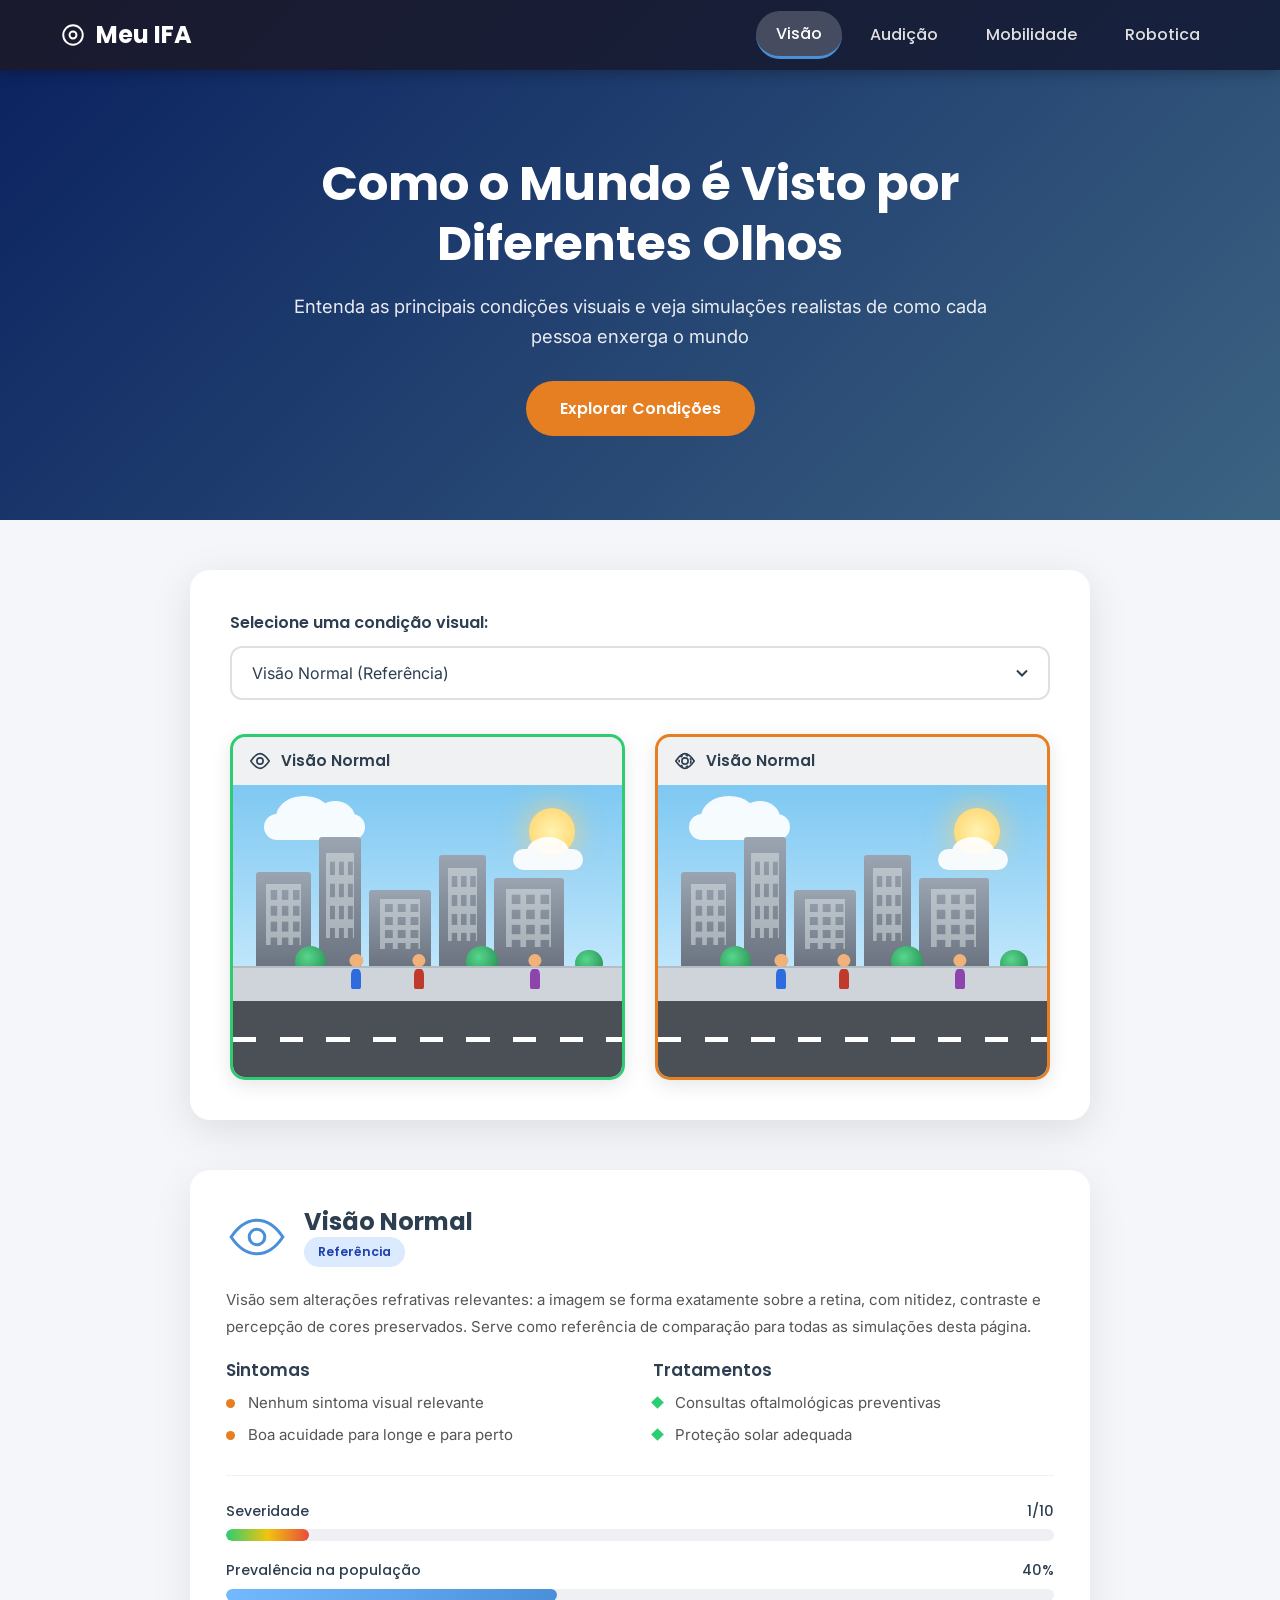
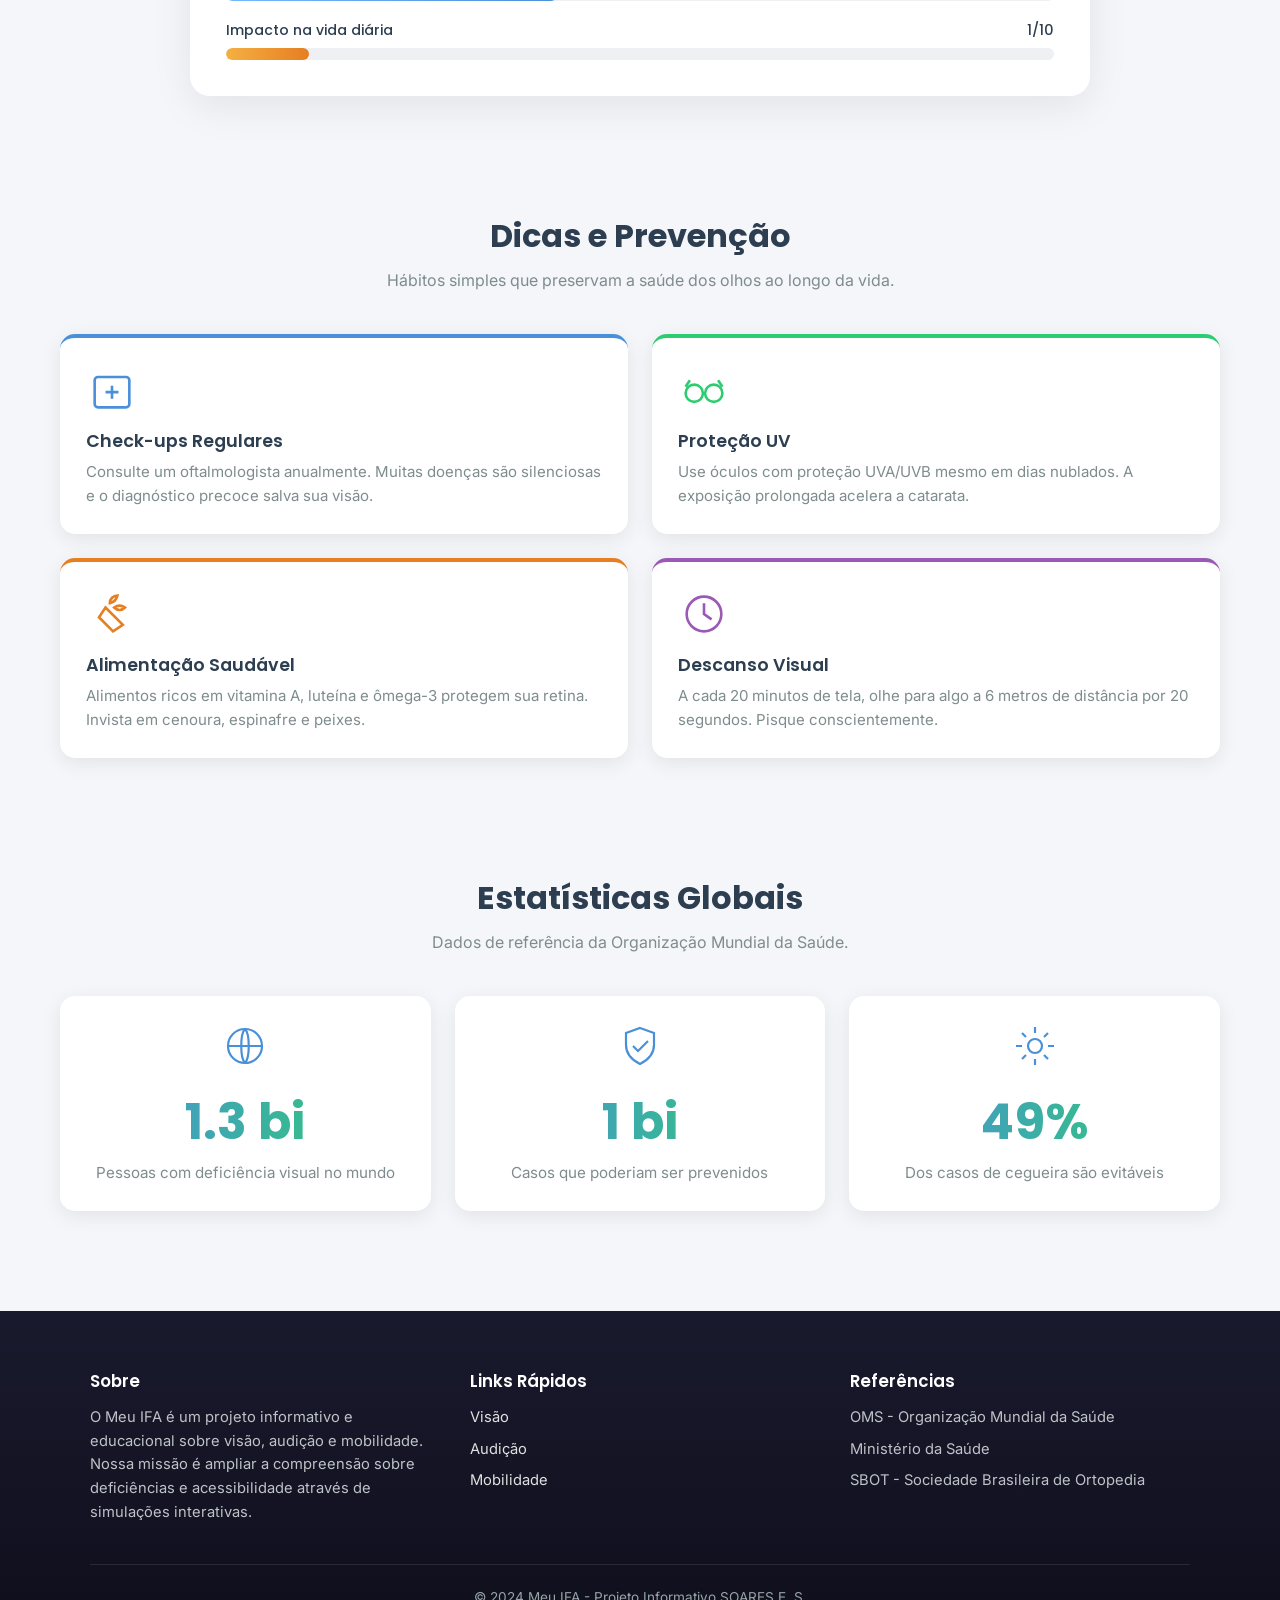
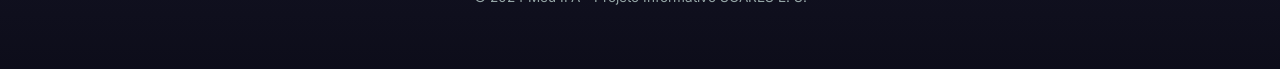
<file: visao.html>
<!DOCTYPE html>
<html lang="pt-BR">
  <head>
    <meta charset="UTF-8" />
    <meta name="viewport" content="width=device-width, initial-scale=1.0" />
    <title>Visão | Meu IFA</title>
    <link rel="icon" type="image/png" href="img.png">
    <meta
      name="description"
      content="Simule miopia, catarata, daltonismo, glaucoma e degeneração macular com filtros em tempo real e conheça sintomas, tratamentos e prevenção."
    />
    <link rel="preconnect" href="https://fonts.googleapis.com" />
    <link rel="preconnect" href="https://fonts.gstatic.com" crossorigin />
    <link
      href="https://fonts.googleapis.com/css2?family=Poppins:wght@300;400;500;600;700&family=Inter:wght@400;500&display=swap"
      rel="stylesheet"
    />
    <link rel="stylesheet" href="css/estilo.css" />
    <link rel="stylesheet" href="css/visao.css" />
  </head>
  <body>
    <!-- Filtros SVG usados para simular daltonismo (feColorMatrix) -->
    <svg width="0" height="0" style="position: absolute" aria-hidden="true" focusable="false">
      <defs>
        <!-- Protanopia: ausência de cones sensíveis ao vermelho -->
        <filter id="protanopia" color-interpolation-filters="linearRGB">
          <feColorMatrix
            type="matrix"
            values="0.567 0.433 0.000 0 0
                    0.558 0.442 0.000 0 0
                    0.000 0.242 0.758 0 0
                    0.000 0.000 0.000 1 0"
          />
        </filter>
        <!-- Deuteranopia: ausência de cones sensíveis ao verde -->
        <filter id="deuteranopia" color-interpolation-filters="linearRGB">
          <feColorMatrix
            type="matrix"
            values="0.625 0.375 0.000 0 0
                    0.700 0.300 0.000 0 0
                    0.000 0.300 0.700 0 0
                    0.000 0.000 0.000 1 0"
          />
        </filter>
      </defs>
    </svg>

    <!-- ================= HEADER FIXO ================= -->
    <header class="site-header">
      <div class="header-inner">
        <a class="logo" href="index.html">
          <svg viewBox="0 0 24 24" fill="none" stroke="currentColor" stroke-width="1.8" aria-hidden="true">
            <circle cx="12" cy="12" r="9" />
            <circle cx="12" cy="12" r="3.2" />
          </svg>
          Meu IFA
        </a>
        <button class="btn-menu" type="button" aria-label="Abrir menu de navegação" aria-expanded="false">
          <span></span><span></span><span></span>
        </button>
        <nav class="nav-principal" aria-label="Navegação principal">
          <ul class="nav-list">
            <li><a href="visao.html">Visão</a></li>
            <li><a href="audicao.html">Audição</a></li>
            <li><a href="mobilidade.html">Mobilidade</a></li>
            <li><a href="robotica.html">Robotica</a></li>
          </ul>
        </nav>
      </div>
    </header>

    <main>
      <!-- ================= HERO ================= -->
      <section class="hero hero-visao">
        <h1>Como o Mundo é Visto por Diferentes Olhos</h1>
        <p>
          Entenda as principais condições visuais e veja simulações realistas de como cada
          pessoa enxerga o mundo
        </p>
        <button class="btn-cta" type="button" data-scroll="#simulador">Explorar Condições</button>
      </section>

      <!-- ================= SIMULADOR ================= -->
      <section class="simulador" id="simulador" aria-labelledby="titulo-simulador">
        <h2 id="titulo-simulador" class="sr-only">Simulador de condições visuais</h2>

        <div class="campo-dropdown">
          <label for="seletor-condicao">Selecione uma condição visual:</label>
          <select id="seletor-condicao" aria-describedby="dica-seletor">
            <option value="normal">Visão Normal (Referência)</option>
            <option value="miopia-leve">Miopia Leve (-1.50)</option>
            <option value="miopia-moderada">Miopia Moderada (-3.50)</option>
            <option value="hipermetropia">Hipermetropia (+2.00)</option>
            <option value="catarata-inicial">Catarata Inicial</option>
            <option value="catarata-avancada">Catarata Avançada</option>
            <option value="daltonismo-protanopia">Daltonismo - Protanopia</option>
            <option value="daltonismo-deuteranopia">Daltonismo - Deuteranopia</option>
            <option value="glaucoma">Glaucoma (Visão Tubular)</option>
            <option value="degeneracao-macular">Degeneração Macular</option>
          </select>
          <p id="dica-seletor" class="sr-only">
            A imagem da direita é atualizada automaticamente conforme a condição escolhida.
          </p>
        </div>

        <!-- Comparação lado a lado -->
        <div class="comparacao">
          <article class="painel-cena normal">
            <div class="faixa-titulo">
              <!-- Ícone SVG: olho aberto -->
              <svg viewBox="0 0 24 24" fill="none" stroke="currentColor" stroke-width="1.8" aria-hidden="true">
                <path d="M2 12c4-6 6.5-8 10-8s6 2 10 8c-4 6-6.5 8-10 8s-6-2-10-8Z" />
                <circle cx="12" cy="12" r="3.4" />
              </svg>
              <span>Visão Normal</span>
            </div>
            <div class="moldura-cena">
              <!-- Cena cotidiana desenhada 100% com CSS -->
              <div class="cena" id="cena-normal">
                <div class="sol"></div>
                <div class="nuvem nuvem-1"></div>
                <div class="nuvem nuvem-2"></div>
                <div class="predio p1"></div>
                <div class="predio p2"></div>
                <div class="predio p3"></div>
                <div class="predio p4"></div>
                <div class="predio p5"></div>
                <div class="arvore a1"></div>
                <div class="arvore a2"></div>
                <div class="arvore a3"></div>
                <div class="calcada"></div>
                <div class="rua"></div>
                <div class="pessoa pessoa-1 u1"><span class="cabeca"></span><span class="corpo"></span></div>
                <div class="pessoa pessoa-2 u2"><span class="cabeca"></span><span class="corpo"></span></div>
                <div class="pessoa pessoa-3 u3"><span class="cabeca"></span><span class="corpo"></span></div>
              </div>
            </div>
          </article>

          <article class="painel-cena simulada">
            <div class="faixa-titulo">
              <!-- Ícone SVG: olho com lente -->
              <svg viewBox="0 0 24 24" fill="none" stroke="currentColor" stroke-width="1.8" aria-hidden="true">
                <path d="M2 12c4-6 6.5-8 10-8s6 2 10 8c-4 6-6.5 8-10 8s-6-2-10-8Z" />
                <circle cx="12" cy="12" r="3.4" />
                <circle cx="12" cy="12" r="6.4" stroke-dasharray="3 3" />
              </svg>
              <span id="titulo-simulada">Visão Normal (Referência)</span>
            </div>
            <div class="moldura-cena" id="moldura-simulada">
              <!-- A cena é clonada por visao.js e recebe os filtros -->
              <div class="overlay-visao overlay-tunel" id="overlay-tunel"></div>
              <div class="overlay-visao overlay-mancha" id="overlay-mancha"></div>
            </div>
          </article>
        </div>
      </section>

      <!-- ================= CARD INFORMATIVO DINÂMICO ================= -->
      <section class="info-condicao" id="info-condicao" aria-live="polite">
        <div class="info-topo">
          <span class="info-icone" id="info-icone" aria-hidden="true"></span>
          <div>
            <h2 id="info-nome">Visão Normal</h2>
            <span class="badge" id="info-badge">Referência</span>
          </div>
        </div>

        <p class="info-descricao" id="info-descricao"></p>

        <div class="info-listas">
          <div>
            <h3>Sintomas</h3>
            <ul class="lista-sintomas" id="lista-sintomas"></ul>
          </div>
          <div>
            <h3>Tratamentos</h3>
            <ul class="lista-tratamentos" id="lista-tratamentos"></ul>
          </div>
        </div>

        <div class="grid-barras">
          <div class="linha-barra">
            <div class="rotulo"><span>Severidade</span><span id="valor-severidade">0/10</span></div>
            <div class="trilha"><div class="preenchimento severidade" id="barra-severidade"></div></div>
          </div>
          <div class="linha-barra">
            <div class="rotulo"><span>Prevalência na população</span><span id="valor-prevalencia">0%</span></div>
            <div class="trilha"><div class="preenchimento prevalencia" id="barra-prevalencia"></div></div>
          </div>
          <div class="linha-barra">
            <div class="rotulo"><span>Impacto na vida diária</span><span id="valor-impacto">0/10</span></div>
            <div class="trilha"><div class="preenchimento impacto" id="barra-impacto"></div></div>
          </div>
        </div>
      </section>

      <!-- ================= DICAS E PREVENÇÃO ================= -->
      <section class="secao">
        <h2 class="secao-titulo">Dicas e Prevenção</h2>
        <p class="secao-sub">Hábitos simples que preservam a saúde dos olhos ao longo da vida.</p>

        <div class="grid-dicas">
          <article class="card dica reveal">
            <!-- Hospital: retângulo com cruz -->
            <svg viewBox="0 0 48 48" fill="none" stroke="currentColor" stroke-width="2.4" aria-hidden="true">
              <rect x="8" y="12" width="32" height="28" rx="3" />
              <path d="M24 20v12M18 26h12" />
            </svg>
            <h3>Check-ups Regulares</h3>
            <p>
              Consulte um oftalmologista anualmente. Muitas doenças são silenciosas e o
              diagnóstico precoce salva sua visão.
            </p>
          </article>

          <article class="card dica reveal">
            <!-- Óculos de sol -->
            <svg viewBox="0 0 48 48" fill="none" stroke="currentColor" stroke-width="2.4" aria-hidden="true">
              <circle cx="15" cy="27" r="8" />
              <circle cx="33" cy="27" r="8" />
              <path d="M23 27h2M7 21l4-6M41 21l-4-6" />
            </svg>
            <h3>Proteção UV</h3>
            <p>
              Use óculos com proteção UVA/UVB mesmo em dias nublados. A exposição prolongada
              acelera a catarata.
            </p>
          </article>

          <article class="card dica reveal">
            <!-- Cenoura com folhas -->
            <svg viewBox="0 0 48 48" fill="none" stroke="currentColor" stroke-width="2.4" aria-hidden="true">
              <path d="M18 18l16 16-9 6-13-13 6-9Z" />
              <path d="M22 14c0-4 3-7 7-7-1 4-3 6-7 7ZM26 18c3-2 7-2 10 0-3 3-7 3-10 0Z" />
            </svg>
            <h3>Alimentação Saudável</h3>
            <p>
              Alimentos ricos em vitamina A, luteína e ômega-3 protegem sua retina. Invista em
              cenoura, espinafre e peixes.
            </p>
          </article>

          <article class="card dica reveal">
            <!-- Relógio -->
            <svg viewBox="0 0 48 48" fill="none" stroke="currentColor" stroke-width="2.4" aria-hidden="true">
              <circle cx="24" cy="24" r="16" />
              <path d="M24 14v10l7 5" />
            </svg>
            <h3>Descanso Visual</h3>
            <p>
              A cada 20 minutos de tela, olhe para algo a 6 metros de distância por 20 segundos.
              Pisque conscientemente.
            </p>
          </article>
        </div>
      </section>

      <!-- ================= ESTATÍSTICAS GLOBAIS ================= -->
      <section class="secao">
        <h2 class="secao-titulo">Estatísticas Globais</h2>
        <p class="secao-sub">Dados de referência da Organização Mundial da Saúde.</p>

        <div class="grid-stats">
          <article class="card stat reveal">
            <!-- Globo terrestre -->
            <svg viewBox="0 0 48 48" fill="none" stroke="currentColor" stroke-width="2.2" aria-hidden="true">
              <circle cx="24" cy="24" r="17" />
              <path d="M7 24h34M24 7c5 5 5 29 0 34M24 7c-5 5-5 29 0 34" />
            </svg>
            <div class="numero" data-contador="2.2" data-decimais="1" data-sufixo=" bi">0</div>
            <p>Pessoas com deficiência visual no mundo</p>
          </article>

          <article class="card stat reveal">
            <!-- Escudo com check -->
            <svg viewBox="0 0 48 48" fill="none" stroke="currentColor" stroke-width="2.2" aria-hidden="true">
              <path d="M24 6l14 5v12c0 9-6 15-14 19-8-4-14-10-14-19V11l14-5Z" />
              <path d="M17 24l5 5 10-10" />
            </svg>
            <div class="numero" data-contador="1" data-decimais="0" data-sufixo=" bi">0</div>
            <p>Casos que poderiam ser prevenidos</p>
          </article>

          <article class="card stat reveal">
            <!-- Olho brilhante -->
            <svg viewBox="0 0 48 48" fill="none" stroke="currentColor" stroke-width="2.2" aria-hidden="true">
              <circle cx="24" cy="24" r="7" />
              <path d="M24 5v6M24 37v6M5 24h6M37 24h6M11 11l4 4M37 37l-4-4M37 11l-4 4M11 37l4-4" />
            </svg>
            <div class="numero" data-contador="80" data-decimais="0" data-sufixo="%">0</div>
            <p>Dos casos de cegueira são evitáveis</p>
          </article>
        </div>
      </section>
    </main>

    <!-- ================= FOOTER ================= -->
    <footer class="site-footer">
      <div class="footer-grid">
        <div>
          <h3>Sobre</h3>
          <p>
            O Meu IFA é um projeto informativo e educacional sobre visão, audição e
            mobilidade. Nossa missão é ampliar a compreensão sobre deficiências e acessibilidade
            através de simulações interativas.
          </p>
        </div>
        <div>
          <h3>Links Rápidos</h3>
          <ul>
            <li><a href="visao.html">Visão</a></li>
            <li><a href="audicao.html">Audição</a></li>
            <li><a href="mobilidade.html">Mobilidade</a></li>
          </ul>
        </div>
        <div>
          <h3>Referências</h3>
          <ul>
            <li>OMS - Organização Mundial da Saúde</li>
            <li>Ministério da Saúde</li>
            <li>SBOT - Sociedade Brasileira de Ortopedia</li>
          </ul>
        </div>
      </div>
      <div class="footer-base">&copy; 2024 Meu IFA - Projeto Informativo SOARES E. S.</div>
    </footer>

    <button class="btn-topo" type="button" aria-label="Voltar ao topo">
      <svg viewBox="0 0 24 24" fill="none" stroke="currentColor" stroke-width="2.4" aria-hidden="true">
        <path d="M12 19V5M5 12l7-7 7 7" />
      </svg>
    </button>

    <script src="js/main.js"></script>
    <script src="js/visao.js"></script>
  </body>
</html>
</file>
<file: css/estilo.css>
/* ============================================================
   estilo.css - Estilos globais compartilhados
   Sentidos Humanos - Projeto informativo
   ============================================================ */

/* ---------- Reset ---------- */
*,
*::before,
*::after {
  margin: 0;
  padding: 0;
  box-sizing: border-box;
}

/* ---------- Variáveis / Paleta global ---------- */
:root {
  --primaria: #4a90d9;
  --secundaria: #2ecc71;
  --destaque: #e67e22;
  --roxo: #9b59b6;
  --vermelho: #e74c3c;
  --bg: #f5f6fa;
  --texto: #2c3e50;
  --texto-2: #7f8c8d;
  --card: #ffffff;
  --sombra: 0 5px 20px rgba(0, 0, 0, 0.08);
  --sombra-forte: 0 15px 50px rgba(0, 0, 0, 0.1);
  --grad-header: linear-gradient(135deg, #1a1a2e, #16213e);
  --grad-footer: linear-gradient(180deg, #1a1a2e, #0d0d1a);
  --header-h: 70px;
}

html {
  scroll-behavior: smooth;
  font-size: 16px;
}

body {
  font-family: "Inter", system-ui, sans-serif;
  font-size: 1rem;
  line-height: 1.6;
  color: var(--texto);
  background-color: var(--bg);
  padding-top: var(--header-h); /* compensa o header fixo */
}

h1,
h2,
h3,
h4 {
  font-family: "Poppins", system-ui, sans-serif;
  line-height: 1.25;
}

img,
svg {
  display: block;
  max-width: 100%;
}

/* ---------- HEADER FIXO ---------- */
.site-header {
  position: fixed;
  inset: 0 0 auto 0;
  height: var(--header-h);
  z-index: 1000;
  background: var(--grad-header);
  box-shadow: 0 2px 15px rgba(0, 0, 0, 0.3);
}

.header-inner {
  max-width: 1200px;
  height: 100%;
  margin: 0 auto;
  padding: 0 20px;
  display: flex;
  align-items: center;
  justify-content: space-between;
}

.logo {
  font-family: "Poppins", sans-serif;
  font-weight: 700;
  font-size: 24px;
  color: #ffffff;
  text-decoration: none;
  display: inline-flex;
  align-items: center;
  gap: 10px;
}

.logo svg {
  width: 26px;
  height: 26px;
}

.nav-list {
  list-style: none;
  display: flex;
  align-items: center;
  gap: 8px;
}

.nav-list a {
  display: inline-block;
  color: #e0e0e0;
  font-family: "Poppins", sans-serif;
  font-weight: 500;
  font-size: 16px;
  padding: 10px 20px;
  border-radius: 25px;
  text-decoration: none;
  transition: all 0.3s ease;
}

.nav-list a:hover,
.nav-list a:focus-visible {
  background: rgba(255, 255, 255, 0.1);
  color: #ffffff;
  outline: none;
}

.nav-list a.ativo {
  background: rgba(255, 255, 255, 0.2);
  color: #ffffff;
  border-bottom: 3px solid var(--primaria);
}

/* Botão hamburguer (mobile) */
.btn-menu {
  display: none;
  background: transparent;
  border: 1px solid rgba(255, 255, 255, 0.25);
  border-radius: 10px;
  padding: 8px 10px;
  cursor: pointer;
}

.btn-menu span {
  display: block;
  width: 24px;
  height: 2px;
  margin: 5px 0;
  background: #ffffff;
  border-radius: 2px;
  transition: transform 0.3s ease, opacity 0.3s ease;
}

.btn-menu.aberto span:nth-child(1) {
  transform: translateY(7px) rotate(45deg);
}
.btn-menu.aberto span:nth-child(2) {
  opacity: 0;
}
.btn-menu.aberto span:nth-child(3) {
  transform: translateY(-7px) rotate(-45deg);
}

/* ---------- HERO genérico ---------- */
.hero {
  min-height: 50vh;
  display: flex;
  flex-direction: column;
  align-items: center;
  justify-content: center;
  text-align: center;
  color: #ffffff;
  padding: 70px 20px;
}

.hero h1 {
  font-size: clamp(1.8rem, 4vw, 3rem);
  font-weight: 700;
  max-width: 900px;
}

.hero p {
  margin-top: 18px;
  max-width: 700px;
  font-size: clamp(0.95rem, 2vw, 1.15rem);
  color: rgba(255, 255, 255, 0.9);
}

.btn-cta {
  margin-top: 30px;
  display: inline-flex;
  align-items: center;
  gap: 10px;
  background: var(--destaque);
  color: #ffffff;
  border: none;
  border-radius: 50px;
  padding: 15px 34px;
  font-family: "Poppins", sans-serif;
  font-weight: 600;
  font-size: 1rem;
  cursor: pointer;
  transition: transform 0.3s ease, box-shadow 0.3s ease;
}

.btn-cta:hover {
  transform: scale(1.05);
  box-shadow: 0 8px 25px rgba(230, 126, 34, 0.4);
}

/* ---------- Layout de seções ---------- */
.secao {
  max-width: 1200px;
  margin: 0 auto;
  padding: 60px 20px;
}

.secao-titulo {
  text-align: center;
  font-size: clamp(1.4rem, 3vw, 2rem);
  font-weight: 700;
  color: var(--texto);
  display: flex;
  align-items: center;
  justify-content: center;
  gap: 12px;
}

.secao-sub {
  text-align: center;
  color: var(--texto-2);
  margin: 12px auto 40px;
  max-width: 640px;
}

.card {
  background: var(--card);
  border-radius: 15px;
  box-shadow: var(--sombra);
  padding: 26px;
}

/* Reveal via Intersection Observer */
.reveal {
  opacity: 0;
  transform: translateY(24px);
  transition: opacity 0.6s ease, transform 0.6s ease;
}

.reveal.visivel {
  opacity: 1;
  transform: none;
}

/* ---------- FOOTER GLOBAL ---------- */
.site-footer {
  background: var(--grad-footer);
  color: #e0e0e0;
  padding: 60px 20px;
  margin-top: 40px;
}

.footer-grid {
  max-width: 1100px;
  margin: 0 auto;
  display: grid;
  grid-template-columns: repeat(3, 1fr);
  gap: 40px;
}

.footer-grid h3 {
  color: #ffffff;
  font-size: 1.05rem;
  font-weight: 600;
  margin-bottom: 14px;
}

.footer-grid p,
.footer-grid li {
  font-size: 0.92rem;
  color: #bdc3c7;
}

.footer-grid ul {
  list-style: none;
  display: grid;
  gap: 8px;
}

.footer-grid a {
  color: #e0e0e0;
  text-decoration: none;
  transition: color 0.3s ease;
}

.footer-grid a:hover {
  color: var(--primaria);
}

.footer-base {
  max-width: 1100px;
  margin: 40px auto 0;
  padding-top: 22px;
  border-top: 1px solid rgba(255, 255, 255, 0.1);
  text-align: center;
  font-size: 0.85rem;
  color: #95a5a6;
}

/* ---------- Botão voltar ao topo ---------- */
.btn-topo {
  position: fixed;
  right: 24px;
  bottom: 24px;
  width: 50px;
  height: 50px;
  border: none;
  border-radius: 50%;
  background: #1abc9c;
  color: #ffffff;
  display: grid;
  place-items: center;
  cursor: pointer;
  opacity: 0;
  visibility: hidden;
  transform: translateY(10px);
  transition: all 0.3s ease;
  z-index: 900;
  box-shadow: 0 8px 20px rgba(0, 0, 0, 0.2);
}

.btn-topo.mostrar {
  opacity: 1;
  visibility: visible;
  transform: none;
}

.btn-topo:hover {
  transform: scale(1.1);
}

.btn-topo svg {
  width: 22px;
  height: 22px;
}

/* ---------- Utilidades ---------- */
.badge {
  display: inline-block;
  padding: 5px 14px;
  border-radius: 50px;
  font-family: "Poppins", sans-serif;
  font-size: 0.78rem;
  font-weight: 600;
}

.glass {
  background: rgba(255, 255, 255, 0.7);
  backdrop-filter: blur(10px);
}

.spinner {
  width: 28px;
  height: 28px;
  border: 3px solid rgba(0, 0, 0, 0.1);
  border-top-color: var(--primaria);
  border-radius: 50%;
  animation: girar 0.8s linear infinite;
}

@keyframes girar {
  to {
    transform: rotate(360deg);
  }
}

.sr-only {
  position: absolute;
  width: 1px;
  height: 1px;
  overflow: hidden;
  clip: rect(0 0 0 0);
  white-space: nowrap;
}

/* ---------- Responsivo ---------- */
@media (max-width: 768px) {
  .btn-menu {
    display: block;
  }

  .nav-principal {
    position: absolute;
    top: var(--header-h);
    left: 0;
    right: 0;
    background: #16213e;
    border-top: 1px solid rgba(255, 255, 255, 0.08);
    max-height: 0;
    overflow: hidden;
    transition: max-height 0.35s ease;
  }

  .nav-principal.aberto {
    max-height: 260px;
  }

  .nav-list {
    flex-direction: column;
    align-items: stretch;
    gap: 0;
    padding: 10px 16px 18px;
  }

  .nav-list a {
    display: block;
    border-radius: 12px;
  }

  .footer-grid {
    grid-template-columns: 1fr;
    gap: 28px;
  }

  .site-footer {
    padding: 40px 20px;
  }

  .secao {
    padding: 44px 16px;
  }
}
</file>
<file: css/audicao.css>
/* ============================================================
   audicao.css - Estilos exclusivos da pÃ¡gina de AudiÃ§Ã£o
   ============================================================ */

   .hero-audicao {
    background: linear-gradient(135deg, #1a1a2e, #2c1a3e 55%, #4a1942);
  }
  
  /* ---------- Simulador ---------- */
  .simulador-audio {
    max-width: 1100px;
    margin: -60px auto 0;
    padding: 0 20px 60px;
    position: relative;
    z-index: 5;
  }
  
  .painel-audio {
    background: var(--card);
    border-radius: 18px;
    box-shadow: var(--sombra-forte);
    padding: 30px;
  }
  
  .campo-dropdown {
    margin-bottom: 26px;
  }
  
  .campo-dropdown label {
    display: block;
    font-family: "Poppins", sans-serif;
    font-weight: 500;
    margin-bottom: 8px;
  }
  
  .campo-dropdown select {
    width: 100%;
    padding: 14px 16px;
    font-size: 1rem;
    font-family: inherit;
    color: var(--texto);
    background: #fff;
    border: 2px solid #dfe4ea;
    border-radius: 12px;
    cursor: pointer;
    transition: border-color 0.25s ease;
  }
  
  .campo-dropdown select:focus-visible {
    outline: none;
    border-color: var(--roxo);
  }
  
  /* ---------- Controles de reproduÃ§Ã£o ---------- */
  .controles-audio {
    display: flex;
    flex-wrap: wrap;
    gap: 14px;
    align-items: center;
  }
  
  .btn-audio {
    display: inline-flex;
    align-items: center;
    gap: 10px;
    padding: 13px 24px;
    border: none;
    border-radius: 30px;
    font-family: "Poppins", sans-serif;
    font-weight: 600;
    font-size: 0.98rem;
    color: #fff;
    background: var(--roxo);
    cursor: pointer;
    transition: transform 0.25s ease, box-shadow 0.25s ease, background 0.25s ease;
  }
  
  .btn-audio.secundario {
    background: #34495e;
  }
  
  .btn-audio:hover {
    transform: translateY(-2px);
    box-shadow: 0 10px 24px rgba(155, 89, 182, 0.35);
  }
  
  .btn-audio[disabled] {
    opacity: 0.55;
    cursor: not-allowed;
    transform: none;
    box-shadow: none;
  }
  
  .btn-audio svg {
    width: 20px;
    height: 20px;
  }
  
  .campo-volume {
    display: flex;
    align-items: center;
    gap: 12px;
    flex: 1 1 220px;
  }
  
  .campo-volume input[type="range"] {
    flex: 1;
    accent-color: var(--roxo);
  }
  
  /* ---------- Visualizador de ondas (canvas) ---------- */
  .moldura-onda {
    margin-top: 26px;
    background: #12121f;
    border-radius: 14px;
    overflow: hidden;
  }
  
  .moldura-onda canvas {
    width: 100%;
    height: 180px;
    display: block;
  }
  
  /* ---------- Equalizador visual (barras CSS) ---------- */
  .equalizador {
    display: flex;
    align-items: flex-end;
    gap: 6px;
    height: 90px;
    margin-top: 22px;
  }
  
  .equalizador .barra-eq {
    flex: 1;
    background: linear-gradient(180deg, var(--roxo), var(--primaria));
    border-radius: 4px 4px 0 0;
    height: 8%;
    transition: height 0.18s ease;
  }
  
  /* ---------- Audiograma (frequÃªncias) ---------- */
  .audiograma {
    display: grid;
    grid-template-columns: repeat(auto-fit, minmax(120px, 1fr));
    gap: 14px;
    margin-top: 30px;
  }
  
  .freq-card {
    background: #f8f9fc;
    border: 1px solid #e6e9f2;
    border-radius: 12px;
    padding: 14px;
    text-align: center;
  }
  
  .freq-card strong {
    display: block;
    font-family: "Poppins", sans-serif;
    font-size: 1.05rem;
  }
  
  .freq-card small {
    color: var(--texto-2);
  }
  
  .freq-trilha {
    height: 8px;
    background: #e1e5ee;
    border-radius: 6px;
    margin-top: 10px;
    overflow: hidden;
  }
  
  .freq-preenchimento {
    height: 100%;
    width: 0;
    border-radius: 6px;
    background: linear-gradient(90deg, var(--secundaria), var(--destaque));
    transition: width 0.9s ease;
  }
  
  /* ---------- Card informativo ---------- */
  .info-condicao {
    max-width: 1100px;
    margin: 0 auto;
    padding: 0 20px 60px;
  }
  
  .info-condicao .caixa {
    background: var(--card);
    border-radius: 18px;
    box-shadow: var(--sombra);
    padding: 30px;
    border-left: 6px solid var(--roxo);
  }
  
  .info-topo {
    display: flex;
    align-items: center;
    gap: 16px;
    margin-bottom: 14px;
  }
  
  .info-icone svg {
    width: 44px;
    height: 44px;
    color: var(--roxo);
  }
  
  .info-listas {
    display: grid;
    grid-template-columns: repeat(2, 1fr);
    gap: 26px;
    margin-top: 22px;
  }
  
  .info-listas h3 {
    font-size: 1.05rem;
    margin-bottom: 10px;
  }
  
  .info-listas ul {
    list-style: none;
  }
  
  .info-listas li {
    position: relative;
    padding-left: 22px;
    margin-bottom: 8px;
  }
  
  .info-listas li::before {
    content: "";
    position: absolute;
    left: 4px;
    top: 0.65em;
    width: 8px;
    height: 8px;
    border-radius: 50%;
    background: var(--roxo);
  }
  
  .grid-barras {
    margin-top: 26px;
    display: grid;
    gap: 16px;
  }
  
  .linha-barra .rotulo {
    display: flex;
    justify-content: space-between;
    font-size: 0.92rem;
    margin-bottom: 6px;
  }
  
  .linha-barra .trilha {
    height: 10px;
    background: #e6e9f2;
    border-radius: 8px;
    overflow: hidden;
  }
  
  .linha-barra .preenchimento {
    height: 100%;
    width: 0;
    border-radius: 8px;
    transition: width 1s ease;
  }
  
  .preenchimento.severidade {
    background: linear-gradient(90deg, #f39c12, var(--vermelho));
  }
  
  .preenchimento.prevalencia {
    background: linear-gradient(90deg, var(--primaria), var(--roxo));
  }
  
  .preenchimento.impacto {
    background: linear-gradient(90deg, var(--secundaria), var(--primaria));
  }
  
  /* ---------- Grids de conteÃºdo ---------- */
  .grid-dicas {
    display: grid;
    grid-template-columns: repeat(auto-fit, minmax(240px, 1fr));
    gap: 24px;
  }
  
  .card.dica svg {
    width: 44px;
    height: 44px;
    color: var(--roxo);
    margin-bottom: 14px;
  }
  
  .card.dica h3 {
    font-size: 1.1rem;
    margin-bottom: 8px;
  }
  
  .grid-stats {
    display: grid;
    grid-template-columns: repeat(auto-fit, minmax(220px, 1fr));
    gap: 24px;
    text-align: center;
  }
  
  .card.stat svg {
    width: 42px;
    height: 42px;
    color: var(--roxo);
    margin: 0 auto 12px;
  }
  
  .card.stat .numero {
    font-family: "Poppins", sans-serif;
    font-size: 2.3rem;
    font-weight: 700;
    color: var(--roxo);
  }
  
  /* ---------- Escala de decibÃ©is ---------- */
  .escala-db {
    display: grid;
    gap: 10px;
    max-width: 900px;
    margin: 0 auto;
  }
  
  .item-db {
    display: grid;
    grid-template-columns: 120px 1fr 70px;
    align-items: center;
    gap: 14px;
    background: var(--card);
    border-radius: 12px;
    padding: 12px 16px;
    box-shadow: var(--sombra);
  }
  
  .item-db .trilha-db {
    height: 12px;
    background: #e6e9f2;
    border-radius: 8px;
    overflow: hidden;
  }
  
  .item-db .fill-db {
    height: 100%;
    width: 0;
    border-radius: 8px;
    transition: width 1.2s ease;
  }
  
  .fill-db.seguro {
    background: linear-gradient(90deg, #2ecc71, #27ae60);
  }
  
  .fill-db.atencao {
    background: linear-gradient(90deg, #f1c40f, #e67e22);
  }
  
  .fill-db.perigo {
    background: linear-gradient(90deg, #e74c3c, #c0392b);
  }
  
  .item-db strong {
    font-family: "Poppins", sans-serif;
    font-weight: 500;
    font-size: 0.95rem;
  }
  
  .item-db span {
    text-align: right;
    font-family: "Poppins", sans-serif;
    font-weight: 600;
  }
  
  .aviso {
    max-width: 900px;
    margin: 26px auto 0;
    background: #fff6e5;
    border-left: 5px solid var(--destaque);
    border-radius: 12px;
    padding: 16px 20px;
    color: #7a4d05;
    font-size: 0.95rem;
  }
  
  @media (max-width: 720px) {
    .info-listas {
      grid-template-columns: 1fr;
    }
    .item-db {
      grid-template-columns: 90px 1fr 60px;
      font-size: 0.9rem;
    }
    .simulador-audio {
      margin-top: -30px;
    }
  }
</file>
<file: css/mobilidade.css>
/* ============================================================
   mobilidade.css - Estilos exclusivos da página de Mobilidade
   ============================================================ */

.hero-mobilidade {
  background: linear-gradient(135deg, #1a1a2e, #14342b 55%, #0b3d2e);
}

/* ---------- Calculadora de física ---------- */
.calculadora {
  max-width: 1100px;
  margin: -60px auto 0;
  padding: 0 20px 60px;
  position: relative;
  z-index: 5;
}

.painel-calc {
  background: var(--card);
  border-radius: 18px;
  box-shadow: var(--sombra-forte);
  padding: 30px;
}

.painel-calc h2 {
  font-size: 1.4rem;
  margin-bottom: 6px;
}

.painel-calc .sub {
  color: var(--texto-2);
  margin-bottom: 24px;
}

/* Cenários pré-definidos */
.cenarios {
  display: flex;
  flex-wrap: wrap;
  gap: 10px;
  margin-bottom: 26px;
}

.btn-cenario {
  display: inline-flex;
  align-items: center;
  gap: 8px;
  padding: 10px 18px;
  border: 2px solid #dfe4ea;
  border-radius: 30px;
  background: #fff;
  font-family: "Poppins", sans-serif;
  font-size: 0.9rem;
  font-weight: 500;
  color: var(--texto);
  cursor: pointer;
  transition: all 0.25s ease;
}

.btn-cenario:hover,
.btn-cenario.ativo {
  border-color: var(--secundaria);
  background: rgba(46, 204, 113, 0.1);
  color: #17795a;
}

.btn-cenario svg {
  width: 18px;
  height: 18px;
}

/* Campos */
.grid-campos {
  display: grid;
  grid-template-columns: repeat(auto-fit, minmax(210px, 1fr));
  gap: 18px;
}

.campo {
  display: flex;
  flex-direction: column;
  gap: 6px;
}

.campo label {
  font-family: "Poppins", sans-serif;
  font-weight: 500;
  font-size: 0.95rem;
}

.campo input {
  padding: 13px 14px;
  font-size: 1rem;
  font-family: inherit;
  border: 2px solid #dfe4ea;
  border-radius: 12px;
  background: #fff;
  color: var(--texto);
  transition: border-color 0.25s ease;
}

.campo input:focus-visible {
  outline: none;
  border-color: var(--secundaria);
}

.campo input.invalido {
  border-color: var(--vermelho);
  background: #fff5f4;
}

.campo .erro {
  min-height: 18px;
  font-size: 0.82rem;
  color: var(--vermelho);
}

.acoes-calc {
  display: flex;
  flex-wrap: wrap;
  gap: 12px;
  margin-top: 20px;
}

.btn-calc {
  display: inline-flex;
  align-items: center;
  gap: 10px;
  padding: 14px 28px;
  border: none;
  border-radius: 30px;
  font-family: "Poppins", sans-serif;
  font-weight: 600;
  color: #fff;
  background: linear-gradient(135deg, var(--secundaria), #16a085);
  cursor: pointer;
  transition: transform 0.25s ease, box-shadow 0.25s ease;
}

.btn-calc.limpar {
  background: #34495e;
}

.btn-calc:hover {
  transform: translateY(-2px);
  box-shadow: 0 10px 26px rgba(46, 204, 113, 0.35);
}

.btn-calc svg {
  width: 20px;
  height: 20px;
}

/* ---------- Resultados ---------- */
.resultados {
  display: grid;
  grid-template-columns: repeat(auto-fit, minmax(200px, 1fr));
  gap: 18px;
  margin-top: 30px;
}

.card-resultado {
  background: #f8fbf9;
  border: 1px solid #e2ece7;
  border-left: 5px solid var(--secundaria);
  border-radius: 14px;
  padding: 18px;
  opacity: 0;
  transform: translateY(14px);
  transition: opacity 0.45s ease, transform 0.45s ease;
}

.card-resultado.visivel {
  opacity: 1;
  transform: none;
}

.card-resultado svg {
  width: 30px;
  height: 30px;
  color: var(--secundaria);
  margin-bottom: 10px;
}

.card-resultado h3 {
  font-size: 0.98rem;
  color: var(--texto-2);
  font-weight: 500;
  margin-bottom: 4px;
}

.card-resultado .valor {
  font-family: "Poppins", sans-serif;
  font-size: 1.7rem;
  font-weight: 700;
  color: var(--texto);
  line-height: 1.2;
}

.card-resultado .formula {
  margin-top: 8px;
  font-size: 0.82rem;
  color: var(--texto-2);
  font-family: "JetBrains Mono", ui-monospace, monospace;
}

/* ---------- Gráfico de barras comparativo ---------- */
.grafico {
  margin-top: 32px;
  background: #f8fbf9;
  border-radius: 14px;
  padding: 22px;
}

.grafico h3 {
  font-size: 1.05rem;
  margin-bottom: 16px;
}

.grafico-barras {
  display: grid;
  gap: 14px;
}

.g-linha {
  display: grid;
  grid-template-columns: 110px 1fr;
  gap: 12px;
  align-items: center;
  font-size: 0.9rem;
}

.g-trilha {
  height: 22px;
  background: #e6ece9;
  border-radius: 8px;
  overflow: hidden;
}

.g-fill {
  height: 100%;
  width: 0;
  border-radius: 8px;
  background: linear-gradient(90deg, var(--secundaria), var(--primaria));
  transition: width 0.9s cubic-bezier(0.22, 1, 0.36, 1);
  display: flex;
  align-items: center;
  justify-content: flex-end;
  padding-right: 8px;
  color: #fff;
  font-size: 0.78rem;
  font-family: "Poppins", sans-serif;
}

/* ---------- Animação do móvel ---------- */
.pista {
  position: relative;
  height: 90px;
  margin-top: 26px;
  background: linear-gradient(180deg, #eaf6f0 60%, #4a4a4a 60%);
  border-radius: 14px;
  overflow: hidden;
}

.pista .faixa {
  position: absolute;
  left: 0;
  right: 0;
  top: 74%;
  height: 3px;
  background: repeating-linear-gradient(90deg, #fff 0 22px, transparent 22px 44px);
}

.movel {
  position: absolute;
  left: 0;
  bottom: 20px;
  width: 46px;
  height: 26px;
  background: var(--secundaria);
  border-radius: 8px 12px 4px 4px;
}

.movel::before,
.movel::after {
  content: "";
  position: absolute;
  bottom: -7px;
  width: 14px;
  height: 14px;
  border-radius: 50%;
  background: #2c3e50;
}

.movel::before {
  left: 5px;
}

.movel::after {
  right: 5px;
}

/* ---------- Condições de mobilidade ---------- */
.grid-condicoes {
  display: grid;
  grid-template-columns: repeat(auto-fit, minmax(260px, 1fr));
  gap: 24px;
}

.card.condicao {
  border-top: 4px solid var(--secundaria);
}

.card.condicao svg {
  width: 44px;
  height: 44px;
  color: var(--secundaria);
  margin-bottom: 14px;
}

.card.condicao h3 {
  font-size: 1.12rem;
  margin-bottom: 8px;
}

.card.condicao ul {
  list-style: none;
  margin-top: 12px;
}

.card.condicao li {
  position: relative;
  padding-left: 20px;
  font-size: 0.92rem;
  margin-bottom: 6px;
}

.card.condicao li::before {
  content: "";
  position: absolute;
  left: 3px;
  top: 0.6em;
  width: 8px;
  height: 8px;
  border-radius: 50%;
  background: var(--secundaria);
}

.grid-dicas {
  display: grid;
  grid-template-columns: repeat(auto-fit, minmax(240px, 1fr));
  gap: 24px;
}

.card.dica svg {
  width: 44px;
  height: 44px;
  color: var(--secundaria);
  margin-bottom: 14px;
}

.card.dica h3 {
  font-size: 1.1rem;
  margin-bottom: 8px;
}

.grid-stats {
  display: grid;
  grid-template-columns: repeat(auto-fit, minmax(220px, 1fr));
  gap: 24px;
  text-align: center;
}

.card.stat svg {
  width: 42px;
  height: 42px;
  color: var(--secundaria);
  margin: 0 auto 12px;
}

.card.stat .numero {
  font-family: "Poppins", sans-serif;
  font-size: 2.3rem;
  font-weight: 700;
  color: #16a085;
}

/* ---------- Tabela de fórmulas ---------- */
.tabela-formulas {
  max-width: 900px;
  margin: 0 auto;
  background: var(--card);
  border-radius: 14px;
  box-shadow: var(--sombra);
  overflow: hidden;
}

.tabela-formulas table {
  width: 100%;
  border-collapse: collapse;
}

.tabela-formulas th,
.tabela-formulas td {
  padding: 14px 16px;
  text-align: left;
  border-bottom: 1px solid #eef1f5;
  font-size: 0.94rem;
}

.tabela-formulas th {
  background: #f4f8f6;
  font-family: "Poppins", sans-serif;
  font-weight: 600;
}

.tabela-formulas code {
  font-family: ui-monospace, monospace;
  background: #eef7f2;
  padding: 2px 6px;
  border-radius: 5px;
  color: #16795c;
}

@media (max-width: 720px) {
  .calculadora {
    margin-top: -30px;
  }
  .g-linha {
    grid-template-columns: 84px 1fr;
    font-size: 0.82rem;
  }
  .tabela-formulas th,
  .tabela-formulas td {
    padding: 10px;
    font-size: 0.85rem;
  }
}
</file>
<file: css/robotica.css>
/* Estilos Exclusivos da Página de Robótica */

/* Hero da Robótica com gradiente futurista */
.hero-robotica {
    background: linear-gradient(135deg, #0d1b2a, #1b263b 50%, #003566);
    position: relative;
    overflow: hidden;
  }
  
  .hero-robotica::before {
    content: '';
    position: absolute;
    top: 0; left: 0; right: 0; bottom: 0;
    background: radial-gradient(circle at 80% 20%, rgba(0, 180, 216, 0.15), transparent 40%);
    pointer-events: none;
  }
  
  .hero-tag {
    display: inline-block;
    padding: 4px 14px;
    background: rgba(0, 180, 216, 0.2);
    border: 1px solid rgba(0, 180, 216, 0.4);
    color: #00b4d8;
    border-radius: 20px;
    font-size: 0.85rem;
    font-weight: 600;
    margin-bottom: 12px;
    text-transform: uppercase;
    letter-spacing: 1px;
  }
  
  /* ================= CARROSSEL 3D ================= */
  .carousel-wrapper {
    position: relative;
    max-width: 1000px;
    margin: 40px auto 20px;
    display: flex;
    align-items: center;
    justify-content: center;
    min-height: 380px;
    perspective: 1000px;
  }
  
  .carousel-container {
    position: relative;
    width: 100%;
    height: 340px;
    display: flex;
    align-items: center;
    justify-content: center;
    transform-style: preserve-3d;
  }
  
  .carousel-card {
    position: absolute;
    width: 310px;
    height: 320px;
    background: #ffffff;
    border-radius: 18px;
    padding: 24px;
    box-shadow: 0 10px 30px rgba(0, 0, 0, 0.12);
    border-top: 4px solid #00b4d8;
    transition: all 0.5s cubic-bezier(0.25, 0.8, 0.25, 1);
    opacity: 0;
    pointer-events: none;
    display: flex;
    flex-direction: column;
    justify-content: space-between;
  }
  
  /* Efeito 3D para o Card Central (Ativo) */
  .carousel-card.active {
    opacity: 1;
    pointer-events: auto;
    transform: translateX(0) scale(1) translateZ(0);
    z-index: 10;
    box-shadow: 0 15px 35px rgba(0, 180, 216, 0.25);
  }
  
  /* Cards Laterais */
  .carousel-card.prev {
    opacity: 0.6;
    transform: translateX(-240px) scale(0.82) translateZ(-100px) rotateY(12deg);
    z-index: 5;
    cursor: pointer;
  }
  
  .carousel-card.next {
    opacity: 0.6;
    transform: translateX(240px) scale(0.82) translateZ(-100px) rotateY(-12deg);
    z-index: 5;
    cursor: pointer;
  }
  
  .carousel-card.hidden {
    opacity: 0;
    transform: translateX(0) scale(0.6) translateZ(-200px);
    z-index: 1;
  }
  
  /* Conteúdo do Card */
  .card-icon-bg {
    width: 48px;
    height: 48px;
    background: #e0f7fa;
    border-radius: 12px;
    display: flex;
    align-items: center;
    justify-content: center;
    color: #0077b6;
  }
  
  .card-icon-bg svg {
    width: 26px;
    height: 26px;
  }
  
  .badge {
    align-self: flex-start;
    font-size: 0.75rem;
    font-weight: 600;
    background: #f0f3f6;
    color: #486581;
    padding: 4px 10px;
    border-radius: 12px;
    margin-top: -10px;
  }
  
  .carousel-card h3 {
    font-size: 1.2rem;
    color: #102a43;
    margin: 10px 0 6px;
  }
  
  .carousel-card p {
    font-size: 0.88rem;
    color: #627d98;
    line-height: 1.4;
  }
  
  .card-tech-info {
    display: flex;
    gap: 8px;
    flex-wrap: wrap;
    margin-top: 10px;
    font-size: 0.75rem;
    font-weight: 500;
    color: #0077b6;
  }
  
  .card-tech-info span {
    background: #f0f8ff;
    padding: 4px 8px;
    border-radius: 6px;
  }
  
  /* Botões de Navegação */
  .carousel-btn {
    position: absolute;
    top: 50%;
    transform: translateY(-50%);
    background: #ffffff;
    border: none;
    width: 46px;
    height: 46px;
    border-radius: 50%;
    box-shadow: 0 4px 14px rgba(0,0,0,0.15);
    font-size: 1.2rem;
    color: #102a43;
    cursor: pointer;
    z-index: 20;
    transition: all 0.2s ease;
    display: flex;
    align-items: center;
    justify-content: center;
  }
  
  .carousel-btn:hover {
    background: #00b4d8;
    color: #ffffff;
    transform: translateY(-50%) scale(1.1);
  }
  
  .btn-prev { left: 10px; }
  .btn-next { right: 10px; }
  
  /* Indicadores / Dots */
  .carousel-dots {
    display: flex;
    justify-content: center;
    gap: 8px;
    margin-top: 20px;
  }
  
  .dot {
    width: 10px;
    height: 10px;
    background: #cbd5e1;
    border-radius: 50%;
    cursor: pointer;
    transition: all 0.3s ease;
  }
  
  .dot.active {
    background: #00b4d8;
    width: 26px;
    border-radius: 10px;
  }
  
  /* Grid de Características Adicionais */
  .grid-features {
    display: grid;
    grid-template-columns: repeat(auto-fit, minmax(260px, 1fr));
    gap: 20px;
    margin-top: 40px;
  }
  
  .feature-card {
    background: #ffffff;
    padding: 22px;
    border-radius: 14px;
    box-shadow: 0 4px 15px rgba(0,0,0,0.05);
    border: 1px solid #e2e8f0;
  }
  
  .feature-card .f-icon {
    font-size: 2rem;
    margin-bottom: 10px;
  }
  
  .feature-card h3 {
    font-size: 1.1rem;
    margin-bottom: 6px;
    color: #0f172a;
  }
  
  .feature-card p {
    font-size: 0.9rem;
    color: #64748b;
  }
  
  /* Responsividade */
  @media (max-width: 768px) {
    .carousel-card.prev {
      transform: translateX(-140px) scale(0.75) translateZ(-100px);
      opacity: 0.3;
    }
    .carousel-card.next {
      transform: translateX(140px) scale(0.75) translateZ(-100px);
      opacity: 0.3;
    }
    .carousel-card {
      width: 260px;
      height: 310px;
    }
  }
</file>
<file: css/visao.css>
/* ============================================================
   visao.css - Estilos específicos da página de Visão
   ============================================================ */

.hero-visao {
  background: linear-gradient(135deg, #0c2461, #3c6382);
}

/* ---------- Container do simulador ---------- */
.simulador {
  max-width: 900px;
  margin: 50px auto;
  background: #ffffff;
  border-radius: 20px;
  box-shadow: 0 10px 40px rgba(0, 0, 0, 0.1);
  padding: 40px;
}

.campo-dropdown label {
  display: block;
  font-family: "Poppins", sans-serif;
  font-weight: 600;
  color: var(--texto);
  margin-bottom: 10px;
}

#seletor-condicao {
  width: 100%;
  padding: 15px 48px 15px 20px;
  border: 2px solid #e0e0e0;
  border-radius: 12px;
  font-family: "Inter", sans-serif;
  font-size: 16px;
  color: var(--texto);
  background-color: #ffffff;
  /* Seta customizada em SVG (sem emoji) */
  background-image: url("data:image/svg+xml;charset=utf8,%3Csvg xmlns='http://www.w3.org/2000/svg' viewBox='0 0 24 24' fill='none' stroke='%232c3e50' stroke-width='2.4'%3E%3Cpath d='M6 9l6 6 6-6'/%3E%3C/svg%3E");
  background-repeat: no-repeat;
  background-position: right 16px center;
  background-size: 20px;
  appearance: none;
  -webkit-appearance: none;
  cursor: pointer;
  transition: border-color 0.3s ease, box-shadow 0.3s ease;
}

#seletor-condicao:focus {
  outline: none;
  border-color: var(--primaria);
  box-shadow: 0 0 0 3px rgba(74, 144, 217, 0.2);
}

/* ---------- Comparação de cenas ---------- */
.comparacao {
  display: flex;
  gap: 30px;
  margin-top: 34px;
}

.painel-cena {
  flex: 1 1 0;
  border-radius: 15px;
  overflow: hidden;
  box-shadow: 0 5px 20px rgba(0, 0, 0, 0.1);
  background: #ffffff;
}

.painel-cena.normal {
  border: 3px solid #2ecc71;
}

.painel-cena.simulada {
  border: 3px solid #e67e22;
}

.faixa-titulo {
  display: flex;
  align-items: center;
  gap: 10px;
  padding: 12px 16px;
  background: rgba(44, 62, 80, 0.07);
  font-family: "Poppins", sans-serif;
  font-weight: 600;
  font-size: 0.95rem;
  color: var(--texto);
}

.faixa-titulo svg {
  width: 22px;
  height: 22px;
  flex: none;
  color: var(--texto);
}

/* ---------- Cena desenhada com CSS puro ---------- */
.moldura-cena {
  position: relative;
  overflow: hidden;
  aspect-ratio: 4 / 3;
}

.cena {
  position: absolute;
  inset: 0;
  background: linear-gradient(180deg, #7ec8f2 0%, #bfe6fb 62%, #bfe6fb 62%);
  transition: filter 0.35s ease, clip-path 0.35s ease;
}

/* Nuvens */
.cena .nuvem {
  position: absolute;
  background: #ffffff;
  border-radius: 50px;
  opacity: 0.92;
}
.cena .nuvem::before,
.cena .nuvem::after {
  content: "";
  position: absolute;
  background: #ffffff;
  border-radius: 50%;
}
.cena .nuvem-1 {
  width: 26%;
  height: 9%;
  top: 10%;
  left: 8%;
}
.cena .nuvem-1::before {
  width: 55%;
  height: 160%;
  top: -70%;
  left: 12%;
}
.cena .nuvem-1::after {
  width: 40%;
  height: 130%;
  top: -50%;
  right: 10%;
}
.cena .nuvem-2 {
  width: 18%;
  height: 7%;
  top: 22%;
  right: 10%;
}
.cena .nuvem-2::before {
  width: 60%;
  height: 150%;
  top: -60%;
  left: 20%;
}

/* Sol */
.cena .sol {
  position: absolute;
  top: 8%;
  right: 12%;
  width: 12%;
  aspect-ratio: 1;
  border-radius: 50%;
  background: radial-gradient(circle, #fff3b0, #ffd166);
  box-shadow: 0 0 30px rgba(255, 209, 102, 0.8);
}

/* Prédios */
.cena .predio {
  position: absolute;
  bottom: 38%;
  background: linear-gradient(180deg, #9aa5b1, #6b7480);
  border-radius: 3px 3px 0 0;
}
.cena .predio::after {
  content: "";
  position: absolute;
  inset: 12% 18% 22% 18%;
  background-image: linear-gradient(#dfe6e9 40%, transparent 40%),
    linear-gradient(90deg, #dfe6e9 40%, transparent 40%);
  background-size: 32% 26%;
  opacity: 0.5;
}
.cena .p1 { left: 6%; width: 14%; height: 32%; }
.cena .p2 { left: 22%; width: 11%; height: 44%; }
.cena .p3 { left: 35%; width: 16%; height: 26%; }
.cena .p4 { left: 53%; width: 12%; height: 38%; }
.cena .p5 { left: 67%; width: 18%; height: 30%; }

/* Árvores */
.cena .arvore {
  position: absolute;
  bottom: 34%;
  width: 8%;
  aspect-ratio: 1;
  background: radial-gradient(circle at 40% 35%, #58d68d, #1e8449);
  border-radius: 50%;
}
.cena .arvore::after {
  content: "";
  position: absolute;
  left: 44%;
  top: 92%;
  width: 12%;
  height: 40%;
  background: #7f5539;
}
.cena .a1 { left: 16%; }
.cena .a2 { left: 60%; }
.cena .a3 { left: 88%; width: 7%; }

/* Calçada e rua */
.cena .calcada {
  position: absolute;
  bottom: 26%;
  left: 0;
  right: 0;
  height: 12%;
  background: #cfd4da;
  border-top: 2px solid #b2bec3;
}
.cena .rua {
  position: absolute;
  bottom: 0;
  left: 0;
  right: 0;
  height: 26%;
  background: #4b4f56;
}
.cena .rua::after {
  content: "";
  position: absolute;
  top: 48%;
  left: 0;
  right: 0;
  height: 6%;
  background: repeating-linear-gradient(90deg, #ffffff 0 6%, transparent 6% 12%);
}

/* Pessoas estilizadas */
.cena .pessoa {
  position: absolute;
  bottom: 30%;
  width: 3.4%;
  height: 12%;
}
.cena .pessoa .cabeca {
  position: absolute;
  top: 0;
  left: 50%;
  transform: translateX(-50%);
  width: 100%;
  aspect-ratio: 1;
  border-radius: 50%;
  background: #f0b27a;
}
.cena .pessoa .corpo {
  position: absolute;
  top: 42%;
  left: 12%;
  width: 76%;
  height: 58%;
  border-radius: 30% 30% 12% 12%;
  background: #2d6cdf;
}
.cena .pessoa-2 .corpo {
  background: #c0392b;
}
.cena .pessoa-3 .corpo {
  background: #8e44ad;
}
.cena .u1 { left: 30%; }
.cena .u2 { left: 46%; }
.cena .u3 { left: 76%; }

/* Sobreposições para glaucoma / degeneração macular */
.overlay-visao {
  position: absolute;
  inset: 0;
  pointer-events: none;
  opacity: 0;
  transition: opacity 0.35s ease;
}

.overlay-visao.ativo {
  opacity: 1;
}

.overlay-tunel {
  background: radial-gradient(
    circle at 50% 50%,
    rgba(0, 0, 0, 0) 30%,
    rgba(0, 0, 0, 0.55) 42%,
    rgba(0, 0, 0, 0.96) 58%
  );
}

.overlay-mancha {
  background: radial-gradient(
    circle at 50% 50%,
    rgba(20, 20, 20, 0.95) 0%,
    rgba(20, 20, 20, 0.85) 14%,
    rgba(20, 20, 20, 0) 26%
  );
}

/* ---------- Card informativo dinâmico ---------- */
.info-condicao {
  max-width: 900px;
  margin: 0 auto 60px;
  background: #ffffff;
  border-radius: 20px;
  box-shadow: 0 10px 40px rgba(0, 0, 0, 0.08);
  padding: 36px;
}

.info-topo {
  display: flex;
  align-items: center;
  gap: 16px;
  flex-wrap: wrap;
}

.info-icone {
  width: 62px;
  height: 62px;
  flex: none;
  color: var(--primaria);
}

.info-condicao h2 {
  font-weight: 700;
  color: var(--texto);
  font-size: 1.5rem;
}

.info-descricao {
  font-family: "Inter", sans-serif;
  font-size: 15px;
  color: #555;
  line-height: 1.8;
  margin: 18px 0 8px;
}

.info-listas {
  display: grid;
  grid-template-columns: 1fr 1fr;
  gap: 26px;
  margin-top: 20px;
}

.info-listas h3 {
  font-size: 1.05rem;
  font-weight: 600;
  margin-bottom: 10px;
}

.info-listas ul {
  list-style: none;
  display: grid;
  gap: 8px;
}

.info-listas li {
  position: relative;
  padding-left: 22px;
  font-size: 0.94rem;
  color: #555;
}

/* Bullet customizado com CSS puro */
.lista-sintomas li::before {
  content: "";
  position: absolute;
  left: 0;
  top: 0.55em;
  width: 9px;
  height: 9px;
  border-radius: 50%;
  background: var(--destaque);
}

.lista-tratamentos li::before {
  content: "";
  position: absolute;
  left: 0;
  top: 0.5em;
  width: 9px;
  height: 9px;
  background: var(--secundaria);
  transform: rotate(45deg);
}

/* ---------- Barras de progresso ---------- */
.grid-barras {
  display: grid;
  gap: 18px;
  margin-top: 28px;
  padding-top: 24px;
  border-top: 1px solid #eef0f3;
}

.linha-barra .rotulo {
  display: flex;
  justify-content: space-between;
  font-family: "Poppins", sans-serif;
  font-size: 0.88rem;
  font-weight: 500;
  margin-bottom: 7px;
}

.trilha {
  height: 12px;
  background: #eef0f3;
  border-radius: 50px;
  overflow: hidden;
}

.preenchimento {
  height: 100%;
  width: 0;
  border-radius: 50px;
  transition: width 0.9s cubic-bezier(0.22, 1, 0.36, 1);
}

.preenchimento.severidade {
  background: linear-gradient(90deg, #2ecc71, #f1c40f, #e74c3c);
}
.preenchimento.prevalencia {
  background: linear-gradient(90deg, #74b9ff, #4a90d9);
}
.preenchimento.impacto {
  background: linear-gradient(90deg, #f5b041, #e67e22);
}

/* ---------- Dicas e prevenção ---------- */
.grid-dicas {
  display: grid;
  grid-template-columns: repeat(2, 1fr);
  gap: 24px;
}

.dica {
  border-top: 4px solid var(--primaria);
  transition: transform 0.3s ease, box-shadow 0.3s ease;
}

.dica:hover {
  transform: translateY(-5px);
  box-shadow: 0 14px 34px rgba(0, 0, 0, 0.14);
}

.dica:nth-child(1) { border-top-color: #4a90d9; }
.dica:nth-child(2) { border-top-color: #2ecc71; }
.dica:nth-child(3) { border-top-color: #e67e22; }
.dica:nth-child(4) { border-top-color: #9b59b6; }

.dica svg {
  width: 52px;
  height: 52px;
  color: var(--texto);
}

.dica:nth-child(1) svg { color: #4a90d9; }
.dica:nth-child(2) svg { color: #2ecc71; }
.dica:nth-child(3) svg { color: #e67e22; }
.dica:nth-child(4) svg { color: #9b59b6; }

.dica h3 {
  font-weight: 600;
  color: var(--texto);
  margin: 14px 0 8px;
  font-size: 1.1rem;
}

.dica p {
  color: var(--texto-2);
  font-size: 0.94rem;
}

/* ---------- Estatísticas ---------- */
.grid-stats {
  display: grid;
  grid-template-columns: repeat(3, 1fr);
  gap: 24px;
}

.stat {
  text-align: center;
}

.stat svg {
  width: 48px;
  height: 48px;
  margin: 0 auto;
  color: var(--primaria);
}

.stat .numero {
  font-family: "Poppins", sans-serif;
  font-weight: 700;
  font-size: clamp(2.2rem, 5vw, 3.1rem);
  background: linear-gradient(90deg, #4a90d9, #2ecc71);
  -webkit-background-clip: text;
  background-clip: text;
  -webkit-text-fill-color: transparent;
  margin-top: 12px;
}

.stat p {
  color: var(--texto-2);
  font-size: 0.95rem;
}

/* ---------- Responsivo ---------- */
@media (max-width: 768px) {
  .simulador {
    padding: 24px;
    margin: 30px auto;
  }
  .comparacao {
    flex-direction: column;
  }
  .info-condicao {
    padding: 24px;
  }
  .info-listas,
  .grid-dicas,
  .grid-stats {
    grid-template-columns: 1fr;
  }
}
</file>
